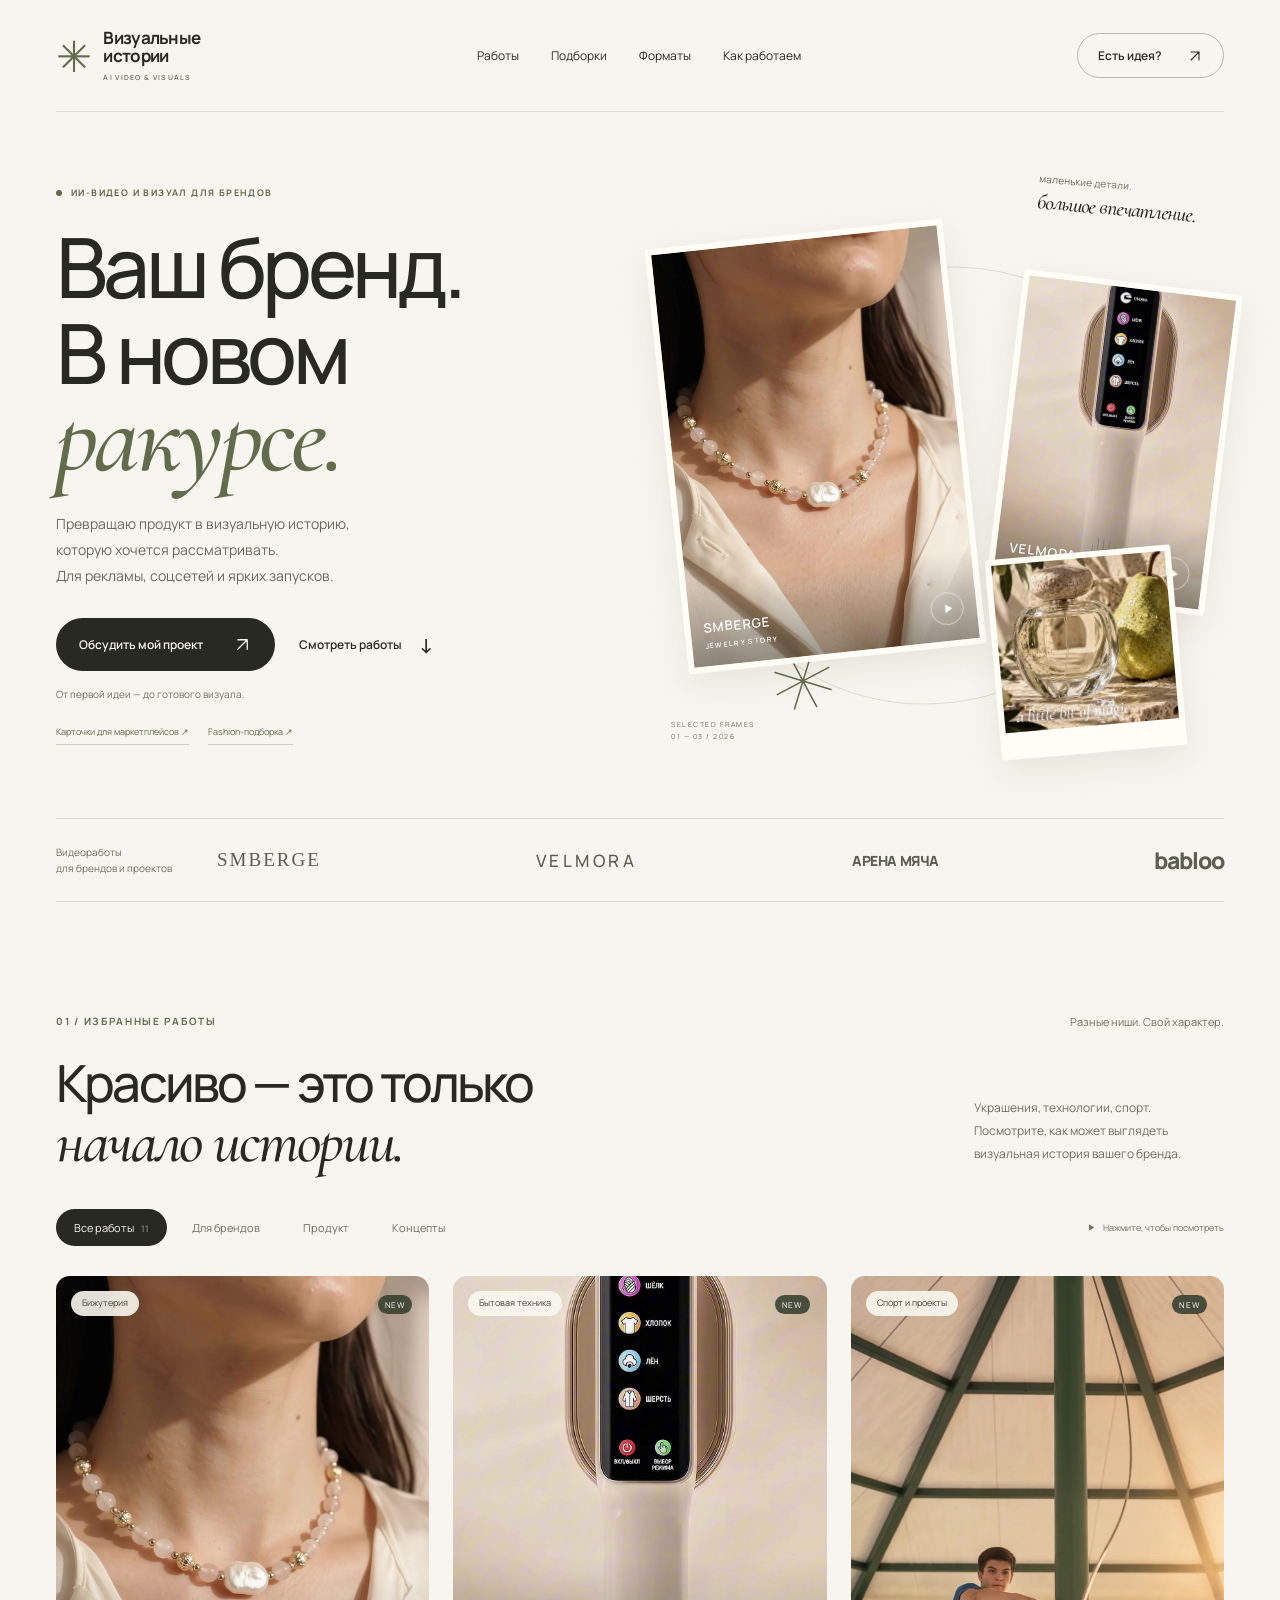
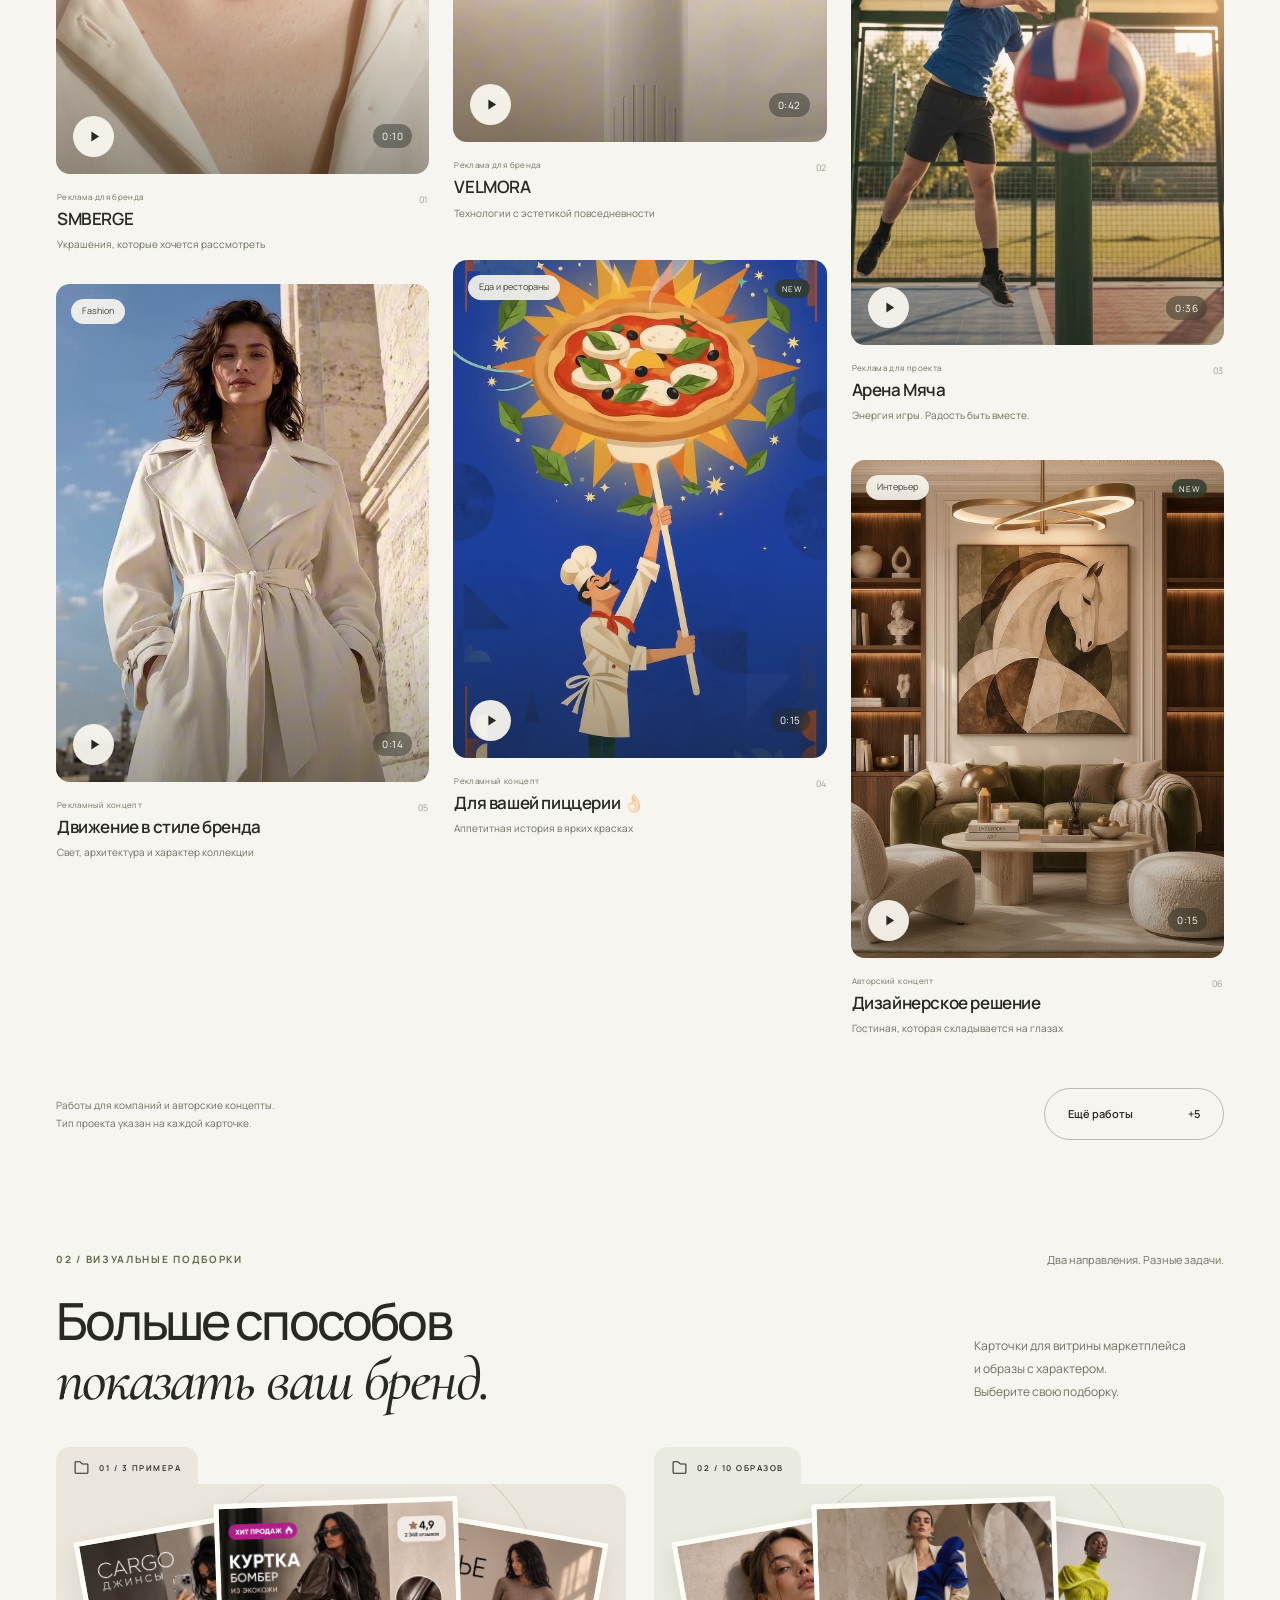
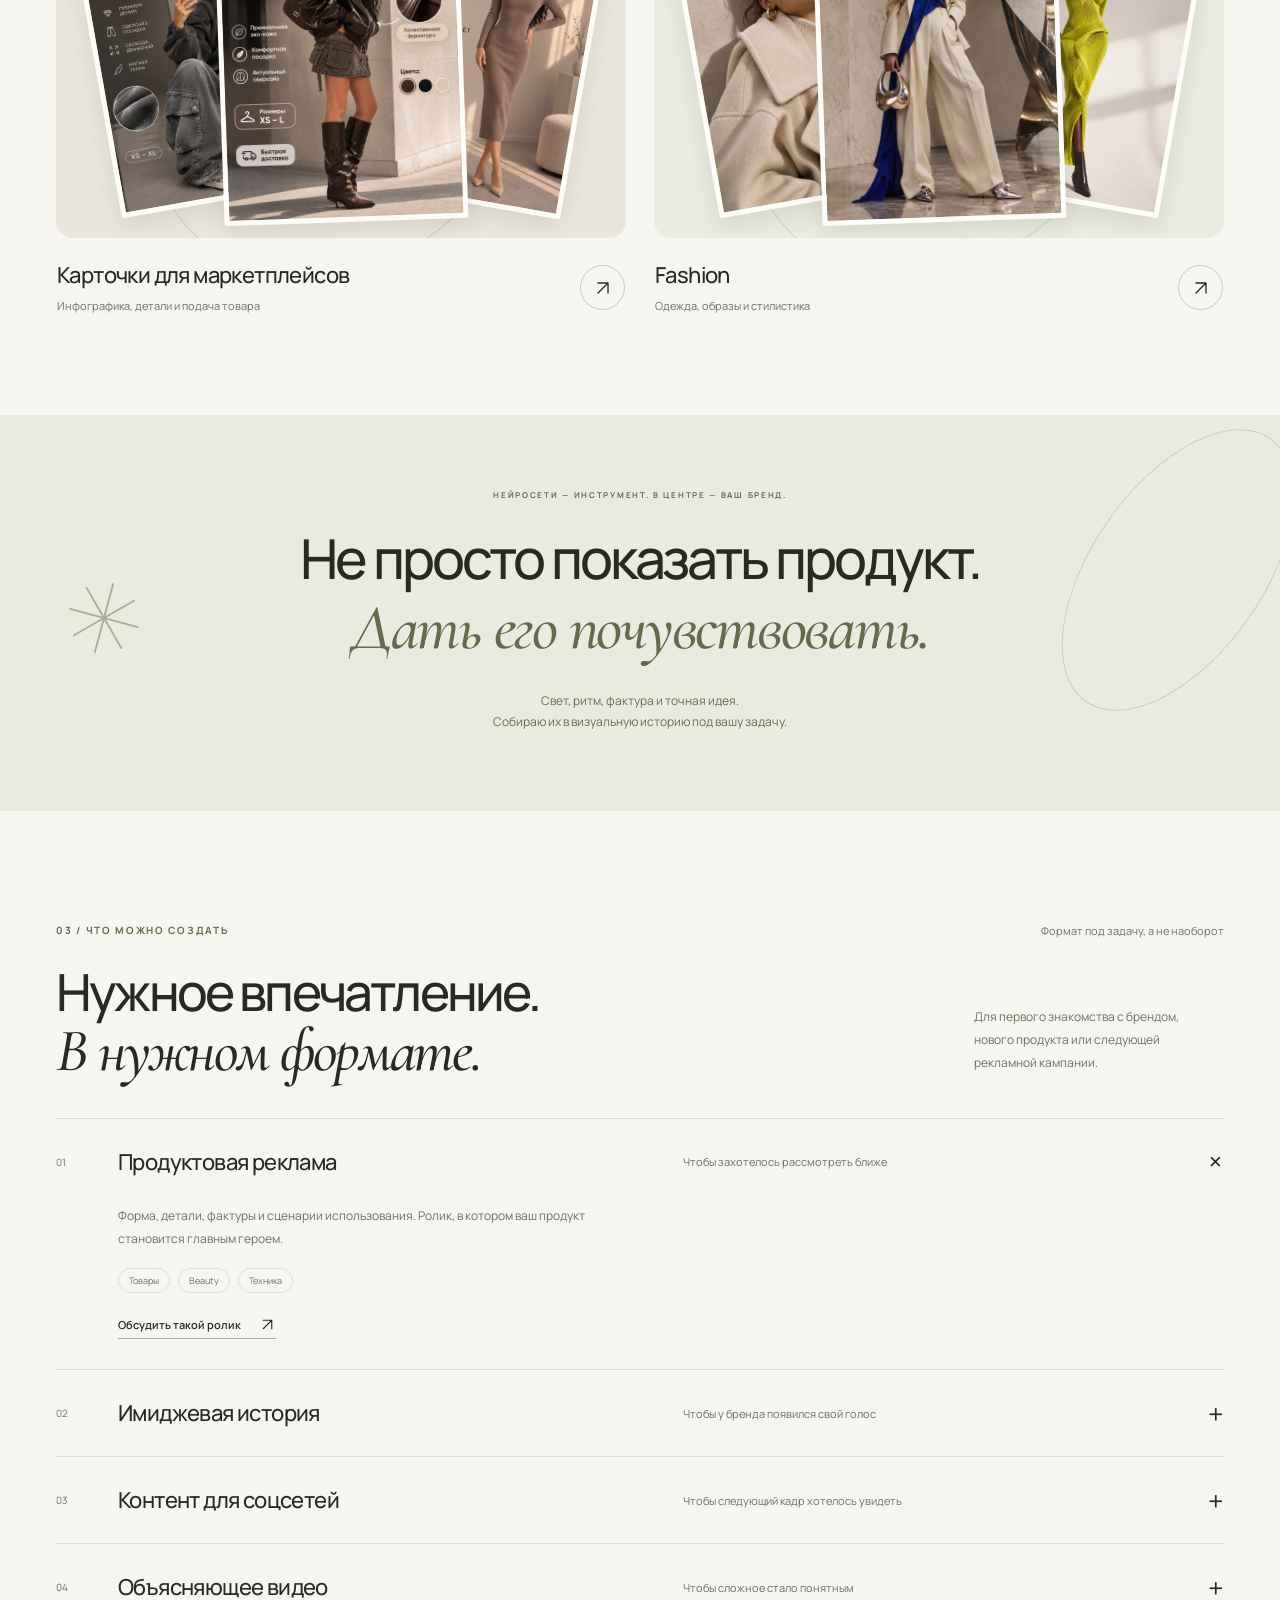
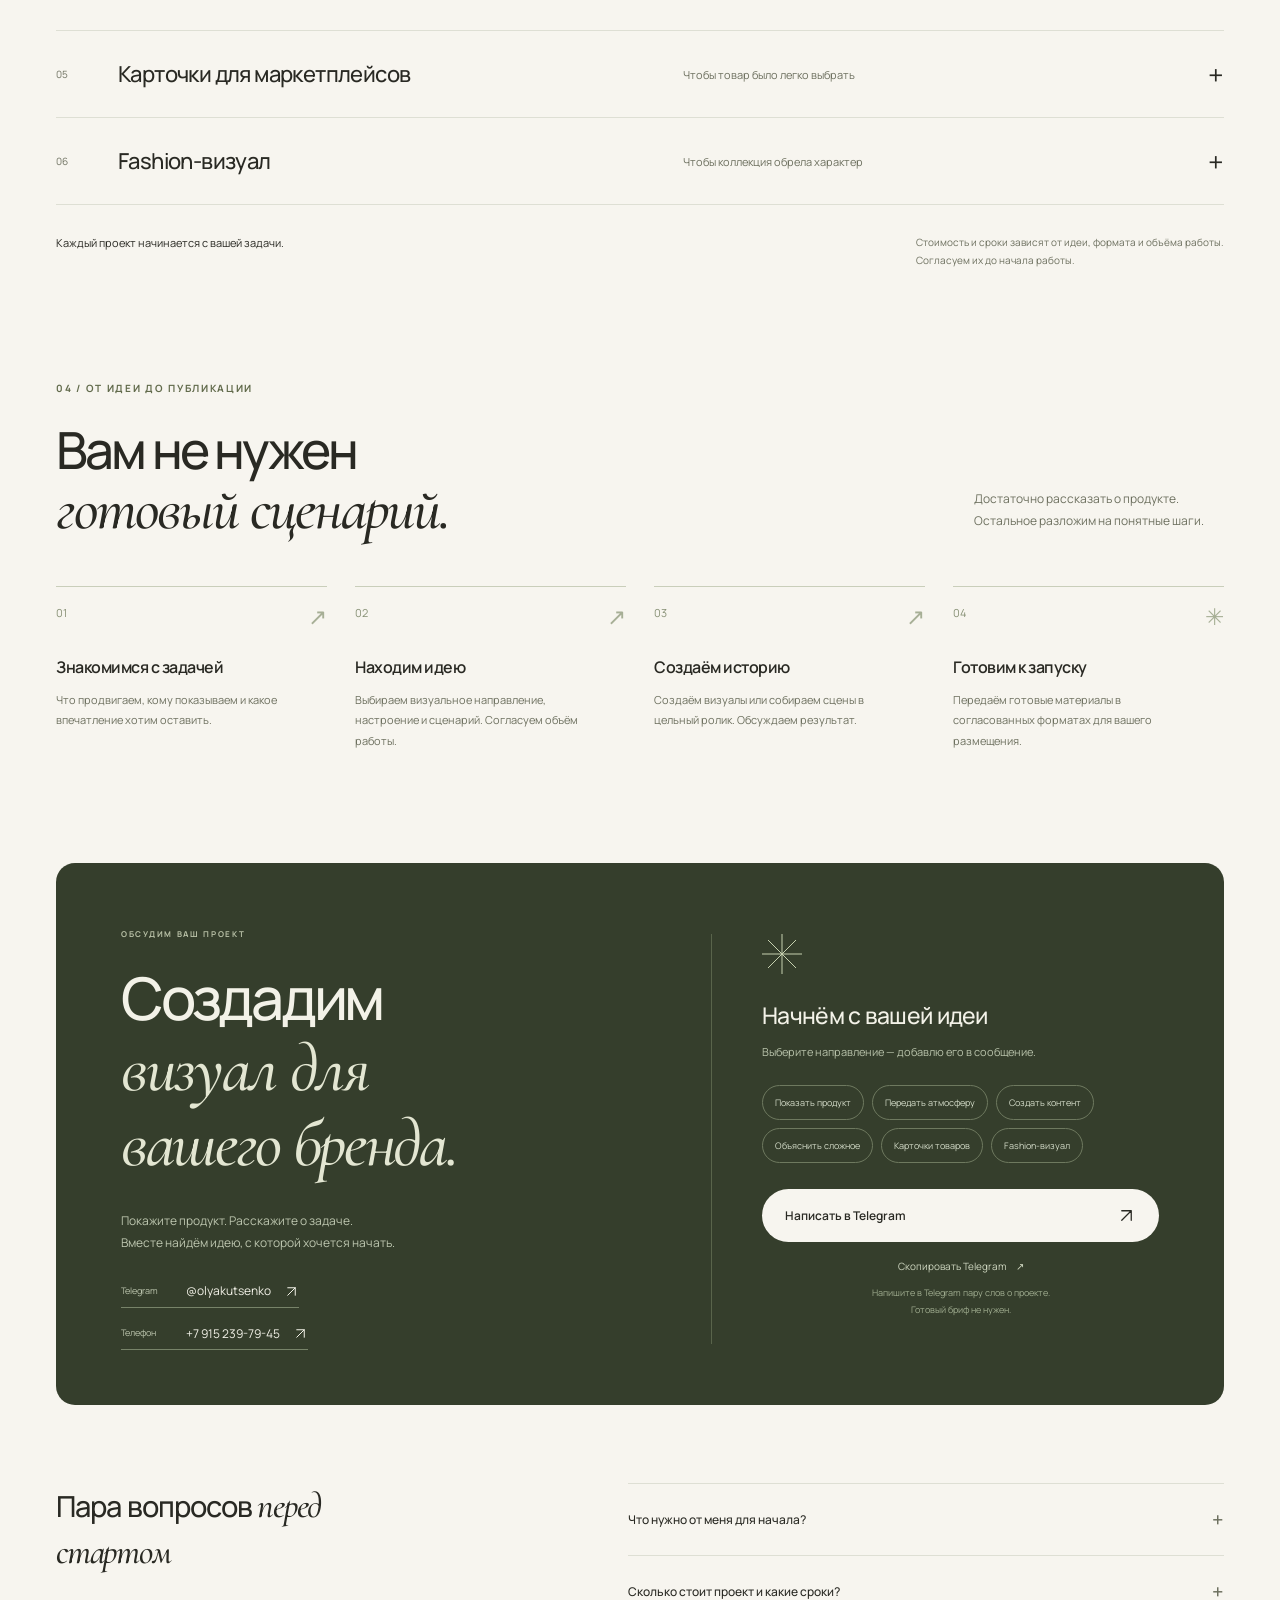
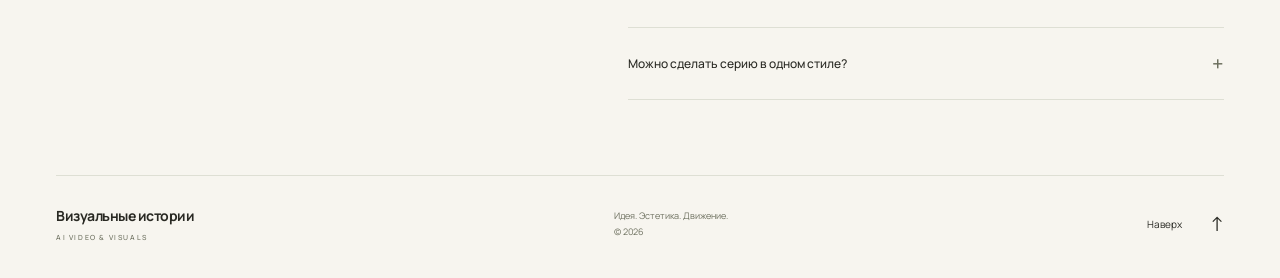
<file: index.html>
<!doctype html>
<html lang="ru">
<head>
  <meta charset="utf-8">
  <meta name="viewport" content="width=device-width, initial-scale=1">
  <meta name="theme-color" content="#f7f5ef">
  <meta name="description" content="ИИ-видео, карточки для маркетплейсов и fashion-визуал для брендов. Посмотрите видеоработы и отдельные подборки изображений. Обсудим вашу идею.">
  <meta property="og:title" content="Визуальные истории — ИИ-видео и визуал для брендов">
  <meta property="og:description" content="Ваш бренд. В новом ракурсе. Рекламные видео, карточки для маркетплейсов и fashion-подборки.">
  <meta property="og:type" content="website">
  <meta property="og:locale" content="ru_RU">
  <meta property="og:image" content="https://olyakutsenko.github.io/AI-Video/assets/smberge-poster.jpg">
  <title>Визуальные истории — ИИ-видео и визуал для брендов</title>
  <link rel="icon" type="image/svg+xml" href="assets/favicon.svg">
  <link rel="preload" href="assets/manrope.ttf" as="font" type="font/ttf" crossorigin>
  <link rel="stylesheet" href="fonts.css?v=20261113">
  <link rel="stylesheet" href="style.css?v=20261113-contacts">
  <link rel="stylesheet" href="collections.css?v=20261113-contacts">
  <script src="projects.js?v=20261115-design-order" defer></script>
  <script src="app.js?v=20261115-velmora-playback" defer></script>
  <link rel="canonical" href="https://olyakutsenko.github.io/AI-Video/">
  <meta property="og:url" content="https://olyakutsenko.github.io/AI-Video/">
</head>
<body>
  <a class="skip" href="#works">Перейти к работам</a>
  <header class="header wrap" id="top">
    <a class="wordmark" href="#top" aria-label="Визуальные истории — в начало"><span class="brand-mark">✳</span><span>Визуальные<br>истории<span class="brand-label">AI VIDEO &amp; VISUALS</span></span></a>
    <nav aria-label="Основная навигация"><a href="#works">Работы</a><a href="#collections">Подборки</a><a href="#services">Форматы</a><a href="#process">Как работаем</a></nav>
    <a class="header-cta" href="#contact">Есть идея? <svg viewBox="0 0 24 24" fill="none" aria-hidden="true"><path d="M6 18 18 6M6 6h12v12" stroke="currentColor" stroke-width="1.6" stroke-linecap="round" stroke-linejoin="round"/></svg></a>
  </header>
  <main>
    <section class="hero wrap" aria-labelledby="hero-title">
      <div class="hero-copy">
        <p class="eyebrow"><span class="status-dot"></span> ИИ-ВИДЕО И ВИЗУАЛ ДЛЯ БРЕНДОВ</p>
        <h1 id="hero-title">Ваш бренд.<br>В новом<br><em>ракурсе.</em></h1>
        <p class="hero-description">Превращаю продукт в визуальную историю,<br class="desktop-break"> которую хочется рассматривать.<br class="desktop-break"> Для рекламы, соцсетей и ярких запусков.</p>
        <div class="hero-actions"><a class="button button-dark" href="#contact">Обсудить мой проект <svg viewBox="0 0 24 24" fill="none" aria-hidden="true"><path d="M6 18 18 6M6 6h12v12" stroke="currentColor" stroke-width="1.6" stroke-linecap="round" stroke-linejoin="round"/></svg></a><a class="text-link" href="#works">Смотреть работы <span aria-hidden="true">↓</span></a></div>
        <p class="hero-footnote">От первой идеи — до готового визуала.</p><div class="hero-collection-links"><a href="marketplace/">Карточки для маркетплейсов ↗</a><a href="fashion/">Fashion-подборка ↗</a></div>
      </div>
      <div class="hero-board" aria-label="Избранные кадры из портфолио">
        <div class="board-orbit" aria-hidden="true"></div>
        <span class="board-caption">маленькие детали.<br><em>большое впечатление.</em></span>
        <button class="hero-shot shot-jewelry" data-project="smberge" aria-label="Смотреть рекламу SMBERGE"><img src="assets/smberge-poster.jpg" alt="Жемчужное украшение в мягком солнечном свете" width="1080" height="1920" fetchpriority="high"><span class="shot-info"><span>SMBERGE<small>JEWELRY STORY</small></span><span class="shot-play"><svg viewBox="0 0 24 24" aria-hidden="true"><path d="m9 5 11 7-11 7Z" fill="currentColor"/></svg></span></span></button>
        <button class="hero-shot shot-tech" data-project="velmora" aria-label="Смотреть рекламу VELMORA"><img src="assets/velmora-poster.jpg" alt="Дизайн отпаривателя VELMORA" width="1080" height="1920"><span class="shot-info"><span>VELMORA<small>PRODUCT STORY</small></span><span class="shot-play"><svg viewBox="0 0 24 24" aria-hidden="true"><path d="m9 5 11 7-11 7Z" fill="currentColor"/></svg></span></span></button>
        <button class="hero-shot shot-nature" data-project="nature" aria-label="Смотреть концепт Природа ощущений"><img src="assets/nature-poster.jpg" alt="Парфюм и зелёная груша" width="540" height="960"><span class="nature-note">a little bit of magic.</span></button>
        <span class="board-star"><svg viewBox="0 0 80 80" fill="none" aria-hidden="true"><path d="M40 0v80M0 40h80M12 12l56 56M12 68l56-56" stroke="currentColor" stroke-width="2"/></svg></span>
        <span class="board-index">SELECTED FRAMES<br>01 — 03 / 2026</span>
      </div>
    </section>
    <div class="brand-strip wrap"><p>Видеоработы<br>для брендов и проектов</p><div class="brand-names"><span class="client-smberge">SMBERGE</span><span class="client-velmora">VELMORA</span><span class="client-arena">АРЕНА МЯЧА</span><span class="client-babloo">babloo</span></div></div>
    <section class="works wrap section-space" id="works" aria-labelledby="works-title">
      <div class="section-topline"><p class="eyebrow">01 / ИЗБРАННЫЕ РАБОТЫ</p><span class="quiet-label">Разные ниши. Свой характер.</span></div>
      <div class="section-heading"><h2 id="works-title">Красиво — это только<br><em>начало истории.</em></h2><p>Украшения, технологии, спорт.<br>Посмотрите, как может выглядеть<br>визуальная история вашего бренда.</p></div>
      <div class="portfolio-bar"><div class="filters" role="group" aria-label="Категории портфолио"><button type="button" data-filter="all" aria-pressed="true" class="active">Все работы <span>11</span></button><button type="button" data-filter="brands" aria-pressed="false">Для брендов</button><button type="button" data-filter="product" aria-pressed="false">Продукт</button><button type="button" data-filter="concepts" aria-pressed="false">Концепты</button></div><span class="watch-note"><svg viewBox="0 0 24 24" aria-hidden="true"><path d="m9 5 11 7-11 7Z" fill="currentColor"/></svg> Нажмите, чтобы посмотреть</span></div>
      <div class="gallery"><article class="work" data-category="brands product" data-index="0"><div class="work-inner">
      <button type="button" class="art" data-project="smberge" style="--art-ratio:3 / 4" aria-label="Смотреть видео: SMBERGE">
        <img src="assets/smberge-poster.jpg" alt="Жемчужное украшение SMBERGE на модели в тёплом солнечном свете" width="1080" height="1920" loading="lazy" decoding="async">
        <span class="art-category">Бижутерия</span>
        <span class="new-tag">NEW</span>
        <span class="art-bottom"><span class="play-button"><svg viewBox="0 0 24 24" aria-hidden="true"><path d="m9 5 11 7-11 7Z" fill="currentColor"/></svg><span>Смотреть</span></span><span class="duration">0:10</span></span>
      </button>
      <div class="caption"><div><p class="work-type">Реклама для бренда</p><h3>SMBERGE</h3><p class="work-subtitle">Украшения, которые хочется рассмотреть</p></div><span class="work-number">01</span></div>
    </div></article>
<article class="work" data-category="brands product" data-index="1"><div class="work-inner">
      <button type="button" class="art" data-project="velmora" style="--art-ratio:4 / 5" aria-label="Смотреть видео: VELMORA">
        <img src="assets/velmora-poster.jpg" alt="Бежевый отпариватель VELMORA на фоне мягких световых бликов" width="1080" height="1920" loading="lazy" decoding="async">
        <span class="art-category">Бытовая техника</span>
        <span class="new-tag">NEW</span>
        <span class="art-bottom"><span class="play-button"><svg viewBox="0 0 24 24" aria-hidden="true"><path d="m9 5 11 7-11 7Z" fill="currentColor"/></svg><span>Смотреть</span></span><span class="duration">0:42</span></span>
      </button>
      <div class="caption"><div><p class="work-type">Реклама для бренда</p><h3>VELMORA</h3><p class="work-subtitle">Технологии с эстетикой повседневности</p></div><span class="work-number">02</span></div>
    </div></article>
<article class="work" id="work-arena" data-category="brands" data-index="2"><div class="work-inner">
      <button type="button" class="art" data-project="arena" style="--art-ratio:714 / 1280" aria-label="Смотреть видео: Арена Мяча">
        <img src="assets/arena-volleyball-poster.jpg" alt="Парень в синей футболке бьёт по волейбольному мячу на площадке «Арена Мяча»" width="714" height="1280" loading="lazy" decoding="async">
        <span class="art-category">Спорт и проекты</span>
        <span class="new-tag">NEW</span>
        <span class="art-bottom"><span class="play-button"><svg viewBox="0 0 24 24" aria-hidden="true"><path d="m9 5 11 7-11 7Z" fill="currentColor"/></svg><span>Смотреть</span></span><span class="duration">0:36</span></span>
      </button>
      <div class="caption"><div><p class="work-type">Реклама для проекта</p><h3>Арена Мяча</h3><p class="work-subtitle">Энергия игры. Радость быть вместе.</p></div><span class="work-number">03</span></div>
    </div></article>
<article class="work" id="work-pizzeria" data-category="concepts product" data-index="3"><div class="work-inner">
      <button type="button" class="art" data-project="pizzeria" style="--art-ratio:3 / 4" aria-label="Смотреть видео: Для вашей пиццерии 👌🏻">
        <img src="assets/pizzeria-poster.jpg" alt="Иллюстрированный повар и пицца с томатами и базиликом на ярком синем фоне" width="1080" height="1920" loading="lazy" decoding="async">
        <span class="art-category">Еда и рестораны</span>
        <span class="new-tag">NEW</span>
        <span class="art-bottom"><span class="play-button"><svg viewBox="0 0 24 24" aria-hidden="true"><path d="m9 5 11 7-11 7Z" fill="currentColor"/></svg><span>Смотреть</span></span><span class="duration">0:15</span></span>
      </button>
      <div class="caption"><div><p class="work-type">Рекламный концепт</p><h3>Для вашей пиццерии 👌🏻</h3><p class="work-subtitle">Аппетитная история в ярких красках</p></div><span class="work-number">04</span></div>
    </div></article>
<article class="work" data-category="concepts" data-index="4"><div class="work-inner">
      <button type="button" class="art" data-project="fashion" style="--art-ratio:3 / 4" aria-label="Смотреть видео: Движение в стиле бренда">
        <img src="assets/fashion-video-poster.jpg" alt="Модель в светлом пальто у каменной архитектуры" width="540" height="960" loading="lazy" decoding="async">
        <span class="art-category">Fashion</span>

        <span class="art-bottom"><span class="play-button"><svg viewBox="0 0 24 24" aria-hidden="true"><path d="m9 5 11 7-11 7Z" fill="currentColor"/></svg><span>Смотреть</span></span><span class="duration">0:14</span></span>
      </button>
      <div class="caption"><div><p class="work-type">Рекламный концепт</p><h3>Движение в стиле бренда</h3><p class="work-subtitle">Свет, архитектура и характер коллекции</p></div><span class="work-number">05</span></div>
    </div></article>
<article class="work" id="work-design-solution" data-category="concepts" data-index="5"><div class="work-inner">
      <button type="button" class="art" data-project="design-solution" style="--art-ratio:3 / 4" aria-label="Смотреть видео: Дизайнерское решение">
        <img src="assets/design-solution-poster.jpg" alt="Гостиная с оливковым диваном, деревянными стеллажами и картиной с лошадью" width="1080" height="1920" loading="lazy" decoding="async">
        <span class="art-category">Интерьер</span>
        <span class="new-tag">NEW</span>
        <span class="art-bottom"><span class="play-button"><svg viewBox="0 0 24 24" fill="none" aria-hidden="true"><path d="m9 5 11 7-11 7Z" fill="currentColor"/></svg><span>Смотреть</span></span><span class="duration">0:15</span></span>
      </button>
      <div class="caption"><div><p class="work-type">Авторский концепт</p><h3>Дизайнерское решение</h3><p class="work-subtitle">Гостиная, которая складывается на глазах</p></div><span class="work-number">06</span></div>
    </div></article>
<article class="work extra-work" data-category="brands" data-index="6"><div class="work-inner">
      <button type="button" class="art" data-project="furniture" style="--art-ratio:3 / 4" aria-label="Смотреть видео: Дизайнерская мебель">
        <img src="assets/furniture-v2-poster.jpg" alt="Ведущая рядом с дизайнерским креслом в светлом интерьере" width="540" height="960" loading="lazy" decoding="async">
        <span class="art-category">Видеоинструкция</span>

        <span class="art-bottom"><span class="play-button"><svg viewBox="0 0 24 24" aria-hidden="true"><path d="m9 5 11 7-11 7Z" fill="currentColor"/></svg><span>Смотреть</span></span><span class="duration">0:29</span></span>
      </button>
      <div class="caption"><div><p class="work-type">Работа для компании</p><h3>Дизайнерская мебель</h3><p class="work-subtitle">Сложное — просто и визуально</p></div><span class="work-number">07</span></div>
    </div></article>
<article class="work extra-work" data-category="concepts" data-index="7"><div class="work-inner">
      <button type="button" class="art" data-project="safety-sketch" style="--art-ratio:4 / 5" aria-label="Смотреть видео: Скетч об охране труда">
        <img src="assets/safety-sketch-poster.jpg" alt="Иллюстрированная сцена из скетча об охране труда" width="540" height="960" loading="lazy" decoding="async">
        <span class="art-category">Скетч</span>

        <span class="art-bottom"><span class="play-button"><svg viewBox="0 0 24 24" aria-hidden="true"><path d="m9 5 11 7-11 7Z" fill="currentColor"/></svg><span>Смотреть</span></span><span class="duration">0:10</span></span>
      </button>
      <div class="caption"><div><p class="work-type">Авторский скетч</p><h3>Скетч об охране труда</h3><p class="work-subtitle">О безопасности — с характером</p></div><span class="work-number">08</span></div>
    </div></article>
<article class="work extra-work" data-category="brands" data-index="8"><div class="work-inner">
      <button type="button" class="art" data-project="babloo" style="--art-ratio:3 / 4" aria-label="Смотреть видео: Babloo">
        <img src="assets/babloo-poster.jpg" alt="Кадр видеоролика для Babloo с креативными специалистами" width="540" height="960" loading="lazy" decoding="async">
        <span class="art-category">Видео для бренда</span>

        <span class="art-bottom"><span class="play-button"><svg viewBox="0 0 24 24" aria-hidden="true"><path d="m9 5 11 7-11 7Z" fill="currentColor"/></svg><span>Смотреть</span></span><span class="duration">0:08</span></span>
      </button>
      <div class="caption"><div><p class="work-type">Работа для компании</p><h3>Babloo</h3><p class="work-subtitle">Креативные специалисты рядом</p></div><span class="work-number">09</span></div>
    </div></article>
<article class="work extra-work" id="work-ds-sport" data-category="brands" data-index="9"><div class="work-inner">
      <button type="button" class="art" data-project="ds-sport" style="--art-ratio:3 / 4" aria-label="Смотреть видео: Спорт">
        <img src="assets/ds-sport-poster.jpg" alt="Боксёрские перчатки и кожаная груша в современном спортивном зале" width="1080" height="1920" loading="lazy" decoding="async">
        <span class="art-category">Спорт и проекты</span>
        <span class="new-tag">NEW</span>
        <span class="art-bottom"><span class="play-button"><svg viewBox="0 0 24 24" aria-hidden="true"><path d="m9 5 11 7-11 7Z" fill="currentColor"/></svg><span>Смотреть</span></span><span class="duration">0:42</span></span>
      </button>
      <div class="caption"><div><p class="work-type">Реклама для проекта</p><h3>Спорт</h3><p class="work-subtitle">Спорт здесь и сейчас</p></div><span class="work-number">10</span></div>
    </div></article>
<article class="work extra-work" data-category="concepts product" data-index="10"><div class="work-inner">
      <button type="button" class="art" data-project="nature" style="--art-ratio:4 / 5" aria-label="Смотреть видео: Природа ощущений">
        <img src="assets/nature-poster.jpg" alt="Флакон духов и зелёная груша на камне в солнечном свете" width="540" height="960" loading="lazy" decoding="async">
        <span class="art-category">Beauty</span>

        <span class="art-bottom"><span class="play-button"><svg viewBox="0 0 24 24" aria-hidden="true"><path d="m9 5 11 7-11 7Z" fill="currentColor"/></svg><span>Смотреть</span></span><span class="duration">0:10</span></span>
      </button>
      <div class="caption"><div><p class="work-type">Рекламный концепт</p><h3>Природа ощущений</h3><p class="work-subtitle">История аромата через свет и фактуру</p></div><span class="work-number">11</span></div>
    </div></article>
</div>
      <div class="gallery-footer"><p>Работы для компаний и авторские концепты.<br>Тип проекта указан на каждой карточке.</p><button type="button" class="button button-outline" id="show-more" aria-expanded="false">Ещё работы <span>+5</span></button></div>
      <p class="sr-only" id="filter-status" role="status" aria-live="polite"></p>
    </section>
    <section class="collections wrap section-space" id="collections" aria-labelledby="collections-title">
      <div class="section-topline"><p class="eyebrow">02 / ВИЗУАЛЬНЫЕ ПОДБОРКИ</p><span class="quiet-label">Два направления. Разные задачи.</span></div>
      <div class="section-heading"><h2 id="collections-title">Больше способов<br><em>показать ваш бренд.</em></h2><p>Карточки для витрины маркетплейса<br>и образы с характером.<br>Выберите свою подборку.</p></div>
      <div class="collection-folders">
        <a class="collection-folder marketplace-folder" href="marketplace/">
          <span class="folder-tab"><svg viewBox="0 0 24 24" fill="none" aria-hidden="true"><path d="M3 7V5a1 1 0 0 1 1-1h6l3 3h7a1 1 0 0 1 1 1v11a1 1 0 0 1-1 1H4a1 1 0 0 1-1-1V7Z" stroke="currentColor" stroke-width="1.5" stroke-linejoin="round"/></svg><span>01 / 3 ПРИМЕРА</span></span>
          <div class="folder-cover"><img class="cover-left" src="assets/collections/marketplace/cargo.jpg" alt="Карточка джинсов карго" width="960" height="1280" loading="lazy"><img class="cover-right" src="assets/collections/marketplace/midi-dress.jpg" alt="Карточка платья миди" width="1024" height="1280" loading="lazy"><img class="cover-main" src="assets/collections/marketplace/bomber.jpg" alt="Карточка куртки-бомбера с инфографикой" width="960" height="1280" loading="lazy"></div>
          <div class="folder-caption"><div><h3>Карточки для маркетплейсов</h3><p>Инфографика, детали и подача товара</p></div><span class="folder-arrow"><svg viewBox="0 0 24 24" fill="none" aria-hidden="true"><path d="M6 18 18 6M6 6h12v12" stroke="currentColor" stroke-width="1.6" stroke-linecap="round" stroke-linejoin="round"/></svg></span></div>
        </a>
        <a class="collection-folder fashion-folder" href="fashion/">
          <span class="folder-tab"><svg viewBox="0 0 24 24" fill="none" aria-hidden="true"><path d="M3 7V5a1 1 0 0 1 1-1h6l3 3h7a1 1 0 0 1 1 1v11a1 1 0 0 1-1 1H4a1 1 0 0 1-1-1V7Z" stroke="currentColor" stroke-width="1.5" stroke-linejoin="round"/></svg><span>02 / 10 ОБРАЗОВ</span></span>
          <div class="folder-cover"><img class="cover-left" src="assets/collections/fashion/cream-coat.png" alt="Портрет в кремовом пальто с мягким светом" width="1086" height="1448" loading="lazy"><img class="cover-right" src="assets/collections/fashion/lime-knit.jpg" alt="Вязаное платье цвета лайма" width="960" height="1280" loading="lazy"><img class="cover-main" src="assets/collections/fashion/ivory-cobalt.jpg" alt="Молочный костюм с кобальтовой драпировкой" width="960" height="1280" loading="lazy"></div>
          <div class="folder-caption"><div><h3>Fashion</h3><p>Одежда, образы и стилистика</p></div><span class="folder-arrow"><svg viewBox="0 0 24 24" fill="none" aria-hidden="true"><path d="M6 18 18 6M6 6h12v12" stroke="currentColor" stroke-width="1.6" stroke-linecap="round" stroke-linejoin="round"/></svg></span></div>
        </a>
      </div>
    </section>
    <section class="manifesto" aria-labelledby="manifesto-title"><div class="wrap manifesto-inner"><span class="manifesto-star"><svg viewBox="0 0 80 80" fill="none" aria-hidden="true"><path d="M40 0v80M0 40h80M12 12l56 56M12 68l56-56" stroke="currentColor" stroke-width="2"/></svg></span><p class="eyebrow">НЕЙРОСЕТИ — ИНСТРУМЕНТ. В ЦЕНТРЕ — ВАШ БРЕНД.</p><h2 id="manifesto-title">Не просто показать продукт.<br><em>Дать его почувствовать.</em></h2><p class="manifesto-text">Свет, ритм, фактура и точная идея.<br>Собираю их в визуальную историю под вашу задачу.</p></div></section>
    <section class="services wrap section-space" id="services" aria-labelledby="services-title">
      <div class="section-topline"><p class="eyebrow">03 / ЧТО МОЖНО СОЗДАТЬ</p><span class="quiet-label">Формат под задачу, а не наоборот</span></div>
      <div class="section-heading"><h2 id="services-title">Нужное впечатление.<br><em>В нужном формате.</em></h2><p>Для первого знакомства с брендом,<br>нового продукта или следующей<br>рекламной кампании.</p></div>
      <div class="service-list">
        <details class="service" open><summary><span class="service-number">01</span><h3>Продуктовая реклама</h3><p>Чтобы захотелось рассмотреть ближе</p><span class="plus" aria-hidden="true">+</span></summary><div class="service-body"><p>Форма, детали, фактуры и сценарии использования. Ролик, в котором ваш продукт становится главным героем.</p><div class="service-tags"><span>Товары</span><span>Beauty</span><span>Техника</span></div><a class="text-link service-link" href="#contact" data-service="Продуктовая реклама">Обсудить такой ролик <svg viewBox="0 0 24 24" fill="none" aria-hidden="true"><path d="M6 18 18 6M6 6h12v12" stroke="currentColor" stroke-width="1.6" stroke-linecap="round" stroke-linejoin="round"/></svg></a></div></details>
        <details class="service"><summary><span class="service-number">02</span><h3>Имиджевая история</h3><p>Чтобы у бренда появился свой голос</p><span class="plus" aria-hidden="true">+</span></summary><div class="service-body"><p>Атмосфера, настроение и характер вашего бренда. Визуальная история для запуска коллекции, презентации проекта или рекламной кампании.</p><div class="service-tags"><span>Fashion</span><span>Запуски</span><span>Бренды</span></div><a class="text-link service-link" href="#contact" data-service="Имиджевая история">Обсудить историю <svg viewBox="0 0 24 24" fill="none" aria-hidden="true"><path d="M6 18 18 6M6 6h12v12" stroke="currentColor" stroke-width="1.6" stroke-linecap="round" stroke-linejoin="round"/></svg></a></div></details>
        <details class="service"><summary><span class="service-number">03</span><h3>Контент для соцсетей</h3><p>Чтобы следующий кадр хотелось увидеть</p><span class="plus" aria-hidden="true">+</span></summary><div class="service-body"><p>Короткие ролики или серия в едином визуальном стиле. Подберём ритм, хронометраж и соотношение сторон под площадку и вашу задачу.</p><div class="service-tags"><span>Короткие ролики</span><span>Серии</span><span>Соцсети</span></div><a class="text-link service-link" href="#contact" data-service="Контент для соцсетей">Обсудить серию <svg viewBox="0 0 24 24" fill="none" aria-hidden="true"><path d="M6 18 18 6M6 6h12v12" stroke="currentColor" stroke-width="1.6" stroke-linecap="round" stroke-linejoin="round"/></svg></a></div></details>
        <details class="service"><summary><span class="service-number">04</span><h3>Объясняющее видео</h3><p>Чтобы сложное стало понятным</p><span class="plus" aria-hidden="true">+</span></summary><div class="service-body"><p>Видеоинструкции, презентации и короткие сюжеты для бизнеса. Помогаю объяснить, как работает продукт, и сделать рассказ наглядным.</p><div class="service-tags"><span>Инструкции</span><span>Презентации</span><span>Бизнес</span></div><a class="text-link service-link" href="#contact" data-service="Объясняющее видео">Рассказать о задаче <svg viewBox="0 0 24 24" fill="none" aria-hidden="true"><path d="M6 18 18 6M6 6h12v12" stroke="currentColor" stroke-width="1.6" stroke-linecap="round" stroke-linejoin="round"/></svg></a></div></details>
        <details class="service"><summary><span class="service-number">05</span><h3>Карточки для маркетплейсов</h3><p>Чтобы товар было легко выбрать</p><span class="plus" aria-hidden="true">+</span></summary><div class="service-body"><p>Подача продукта, инфографика и детали. Выстраиваем серию карточек вокруг особенностей товара и вопросов покупателя.</p><div class="service-tags"><span>Карточки товаров</span><span>Инфографика</span><span>Детали</span></div><a class="text-link service-link" href="#contact" data-service="Карточки для маркетплейсов">Обсудить карточки <svg viewBox="0 0 24 24" fill="none" aria-hidden="true"><path d="M6 18 18 6M6 6h12v12" stroke="currentColor" stroke-width="1.6" stroke-linecap="round" stroke-linejoin="round"/></svg></a></div></details>
        <details class="service"><summary><span class="service-number">06</span><h3>Fashion-визуал</h3><p>Чтобы коллекция обрела характер</p><span class="plus" aria-hidden="true">+</span></summary><div class="service-body"><p>Образы, стилистика и свет для одежды и аксессуаров. Создаём визуалы для лукбука, каталога или рекламной кампании.</p><div class="service-tags"><span>Одежда</span><span>Лукбуки</span><span>Кампании</span></div><a class="text-link service-link" href="#contact" data-service="Fashion-визуал">Обсудить fashion-визуал <svg viewBox="0 0 24 24" fill="none" aria-hidden="true"><path d="M6 18 18 6M6 6h12v12" stroke="currentColor" stroke-width="1.6" stroke-linecap="round" stroke-linejoin="round"/></svg></a></div></details>
      </div>
      <div class="service-note"><span>Каждый проект начинается с вашей задачи.</span><p>Стоимость и сроки зависят от идеи, формата и объёма работы.<br>Согласуем их до начала работы.</p></div>
    </section>
    <section class="process wrap section-space" id="process" aria-labelledby="process-title">
      <div class="section-topline"><p class="eyebrow">04 / ОТ ИДЕИ ДО ПУБЛИКАЦИИ</p></div>
      <div class="section-heading"><h2 id="process-title">Вам не нужен<br><em>готовый сценарий.</em></h2><p>Достаточно рассказать о продукте.<br>Остальное разложим на понятные шаги.</p></div>
      <ol class="steps"><li><span class="step-num">01 <span aria-hidden="true">↗</span></span><h3>Знакомимся с задачей</h3><p>Что продвигаем, кому показываем и какое впечатление хотим оставить.</p></li><li><span class="step-num">02 <span aria-hidden="true">↗</span></span><h3>Находим идею</h3><p>Выбираем визуальное направление, настроение и сценарий. Согласуем объём работы.</p></li><li><span class="step-num">03 <span aria-hidden="true">↗</span></span><h3>Создаём историю</h3><p>Создаём визуалы или собираем сцены в цельный ролик. Обсуждаем результат.</p></li><li><span class="step-num">04 <span aria-hidden="true">✳</span></span><h3>Готовим к запуску</h3><p>Передаём готовые материалы в согласованных форматах для вашего размещения.</p></li></ol>
    </section>
    <section class="contact wrap section-space" id="contact" aria-labelledby="contact-title"><div class="contact-card">
      <div class="contact-copy"><p class="eyebrow">ОБСУДИМ ВАШ ПРОЕКТ</p><h2 id="contact-title">Создадим<br><em>визуал для<br>вашего бренда.</em></h2><p>Покажите продукт. Расскажите о задаче.<br>Вместе найдём идею, с которой хочется начать.</p><div class="contact-methods"><a class="contact-method" href="https://t.me/olyakutsenko" target="_blank" rel="noopener noreferrer"><span class="contact-method-label">Telegram</span><span>@olyakutsenko</span><svg viewBox="0 0 24 24" fill="none" aria-hidden="true"><path d="M6 18 18 6M6 6h12v12" stroke="currentColor" stroke-width="1.6" stroke-linecap="round" stroke-linejoin="round"/></svg></a><a class="contact-method" href="tel:+79152397945"><span class="contact-method-label">Телефон</span><span>+7 915 239-79-45</span><svg viewBox="0 0 24 24" fill="none" aria-hidden="true"><path d="M6 18 18 6M6 6h12v12" stroke="currentColor" stroke-width="1.6" stroke-linecap="round" stroke-linejoin="round"/></svg></a></div></div>
      <div class="brief-panel"><span class="brief-icon"><svg viewBox="0 0 80 80" fill="none" aria-hidden="true"><path d="M40 0v80M0 40h80M12 12l56 56M12 68l56-56" stroke="currentColor" stroke-width="2"/></svg></span><h3>Начнём с вашей идеи</h3><p>Выберите направление — добавлю его в сообщение.</p><div class="brief-options" role="group" aria-label="Какой проект вам нужен"><button type="button" data-brief="Продуктовая реклама" aria-pressed="false">Показать продукт</button><button type="button" data-brief="Имиджевая история" aria-pressed="false">Передать атмосферу</button><button type="button" data-brief="Контент для соцсетей" aria-pressed="false">Создать контент</button><button type="button" data-brief="Объясняющее видео" aria-pressed="false">Объяснить сложное</button><button type="button" data-brief="Карточки для маркетплейсов" aria-pressed="false">Карточки товаров</button><button type="button" data-brief="Fashion-визуал" aria-pressed="false">Fashion-визуал</button></div><a class="button button-light" id="brief-link" href="https://t.me/olyakutsenko" target="_blank" rel="noopener noreferrer">Написать в Telegram <svg viewBox="0 0 24 24" fill="none" aria-hidden="true"><path d="M6 18 18 6M6 6h12v12" stroke="currentColor" stroke-width="1.6" stroke-linecap="round" stroke-linejoin="round"/></svg></a><button type="button" class="copy-contact" id="copy-contact">Скопировать Telegram <span aria-hidden="true">↗</span></button><p class="brief-note">Напишите в Telegram пару слов о проекте.<br>Готовый бриф не нужен.</p><p id="contact-status" class="contact-status" role="status" aria-live="polite"></p></div>
    </div></section>
    <section class="faq wrap" aria-labelledby="faq-title"><h2 id="faq-title">Пара вопросов <em>перед стартом</em></h2><div><details><summary>Что нужно от меня для начала? <span aria-hidden="true">+</span></summary><p>Ссылка на бренд или фотографии продукта, задача проекта и примеры, которые нравятся. Если идеи пока нет, начнём с обсуждения.</p></details><details><summary>Сколько стоит проект и какие сроки? <span aria-hidden="true">+</span></summary><p>Это зависит от формата, сложности визуала и количества материалов. После знакомства с задачей согласуем состав проекта, стоимость и сроки до начала работы.</p></details><details><summary>Можно сделать серию в одном стиле? <span aria-hidden="true">+</span></summary><p>Да. Сначала определим общий визуальный язык, затем обсудим темы и форматы отдельных материалов.</p></details></div></section>
  </main>
  <footer class="footer wrap"><a class="footer-brand" href="#top">Визуальные истории<span>AI VIDEO &amp; VISUALS</span></a><p>Идея. Эстетика. Движение.<br>© 2026</p><a class="back-top" href="#top">Наверх <span aria-hidden="true">↑</span></a></footer>
  <a class="mobile-contact" href="#contact">Обсудить проект <svg viewBox="0 0 24 24" fill="none" aria-hidden="true"><path d="M6 18 18 6M6 6h12v12" stroke="currentColor" stroke-width="1.6" stroke-linecap="round" stroke-linejoin="round"/></svg></a>
  <dialog id="project-dialog" aria-labelledby="dialog-title"><button type="button" class="close-dialog" aria-label="Закрыть просмотр"><span aria-hidden="true">×</span></button><div class="dialog-visual"><img id="dialog-image" alt="" hidden><video id="dialog-video" controls playsinline preload="none" aria-label="Просмотр видеоработы" hidden></video><div class="video-loading" id="video-loading" role="status" hidden><span class="loader"></span><span>Загружаем ролик</span></div></div><div class="dialog-copy"><p class="eyebrow" id="dialog-label"></p><h2 id="dialog-title"></h2><p id="dialog-description"></p><ul id="dialog-details" class="dialog-details"></ul><p id="play-hint" role="status" hidden>Нажмите ▶ в плеере, чтобы начать просмотр.</p><div id="video-error" role="status" hidden><p>Не удалось воспроизвести ролик. Этот браузер может не поддерживать его формат.</p><a id="video-error-link" target="_blank" rel="noopener noreferrer">Открыть исходник <svg viewBox="0 0 24 24" fill="none" aria-hidden="true"><path d="M6 18 18 6M6 6h12v12" stroke="currentColor" stroke-width="1.6" stroke-linecap="round" stroke-linejoin="round"/></svg></a></div><a class="button button-dark" id="similar-project" href="#contact">Хочу похожий ролик <svg viewBox="0 0 24 24" fill="none" aria-hidden="true"><path d="M6 18 18 6M6 6h12v12" stroke="currentColor" stroke-width="1.6" stroke-linecap="round" stroke-linejoin="round"/></svg></a><a id="video-source-link" class="source-link" target="_blank" rel="noopener noreferrer">Открыть исходник <svg viewBox="0 0 24 24" fill="none" aria-hidden="true"><path d="M6 18 18 6M6 6h12v12" stroke="currentColor" stroke-width="1.6" stroke-linecap="round" stroke-linejoin="round"/></svg></a></div></dialog>
  <noscript><style>.extra-work{display:block}#show-more{display:none}</style><p class="noscript-note">Для просмотра видео на сайте включите JavaScript. Для обсуждения проекта напишите в <a href="https://t.me/olyakutsenko" target="_blank" rel="noopener noreferrer">Telegram @olyakutsenko</a> или позвоните: <a href="tel:+79152397945">+7 915 239-79-45</a>.</p></noscript>
</body>
</html>
</file>
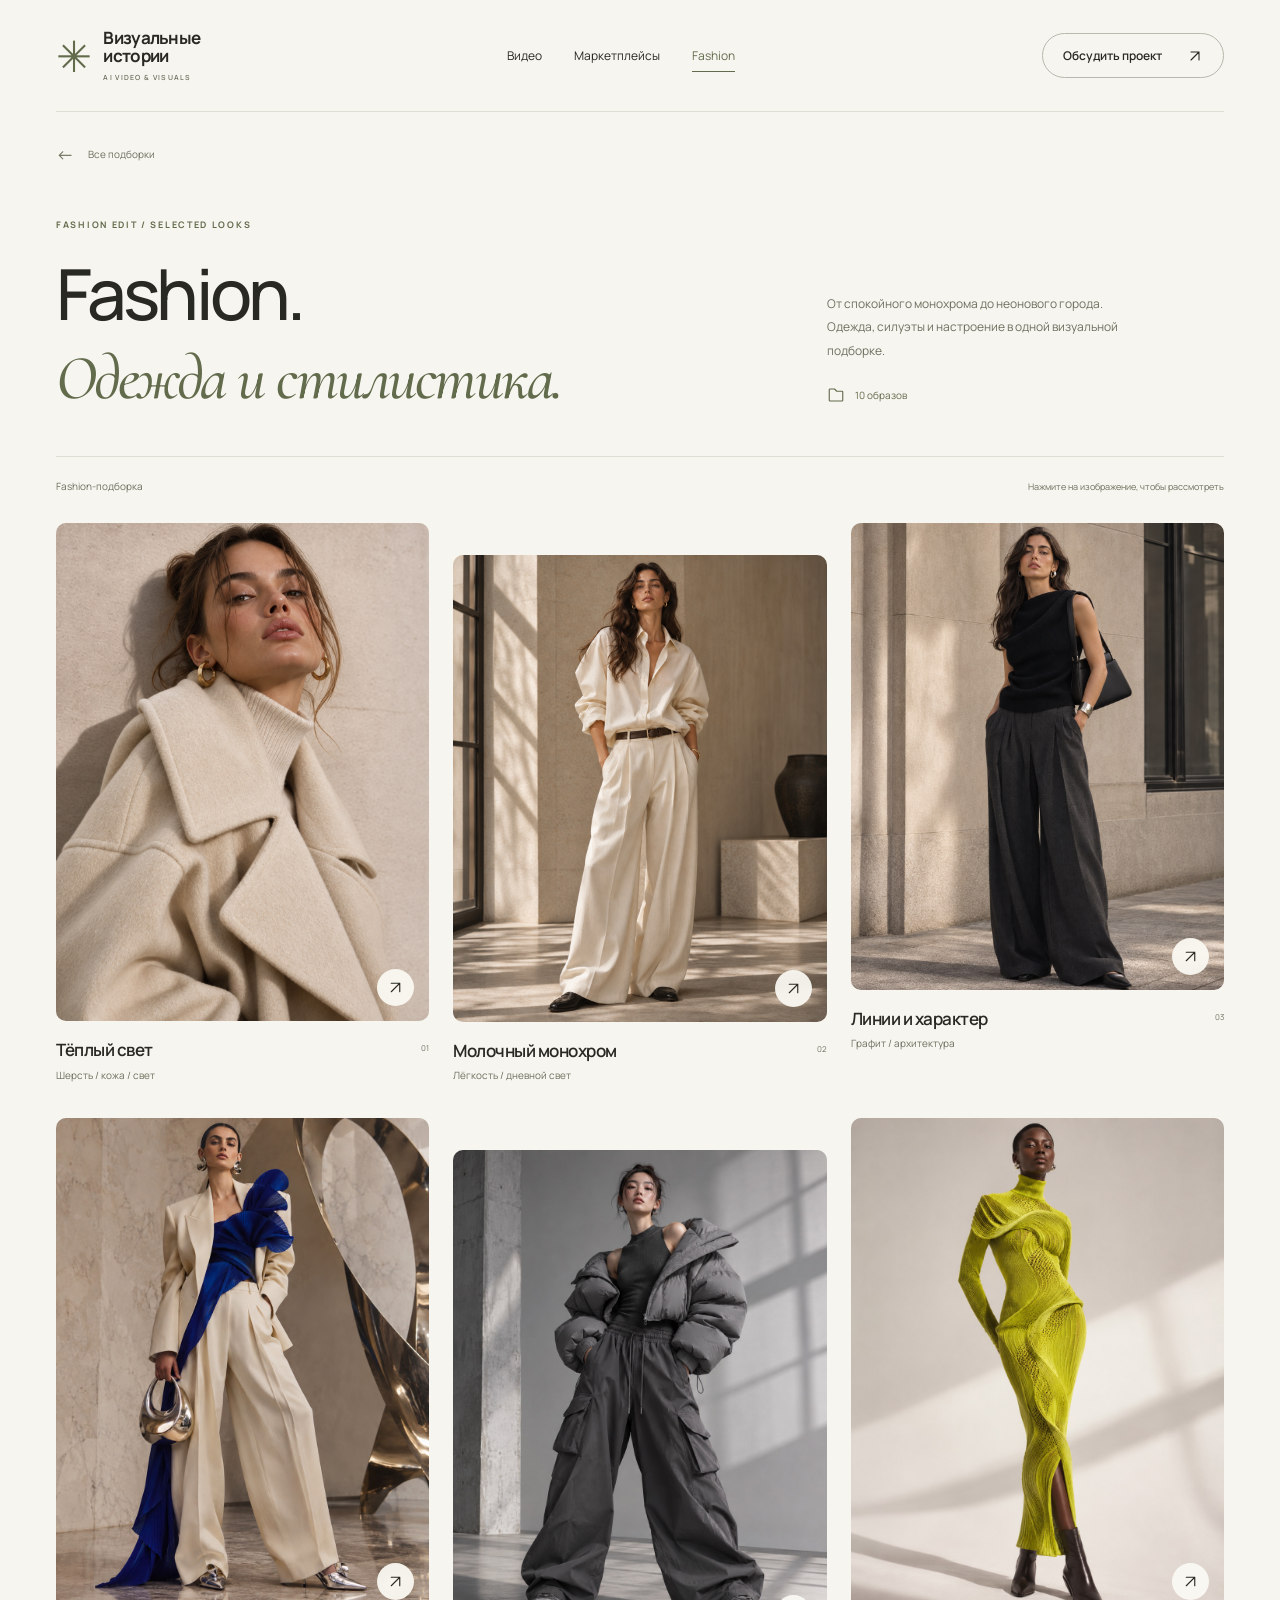
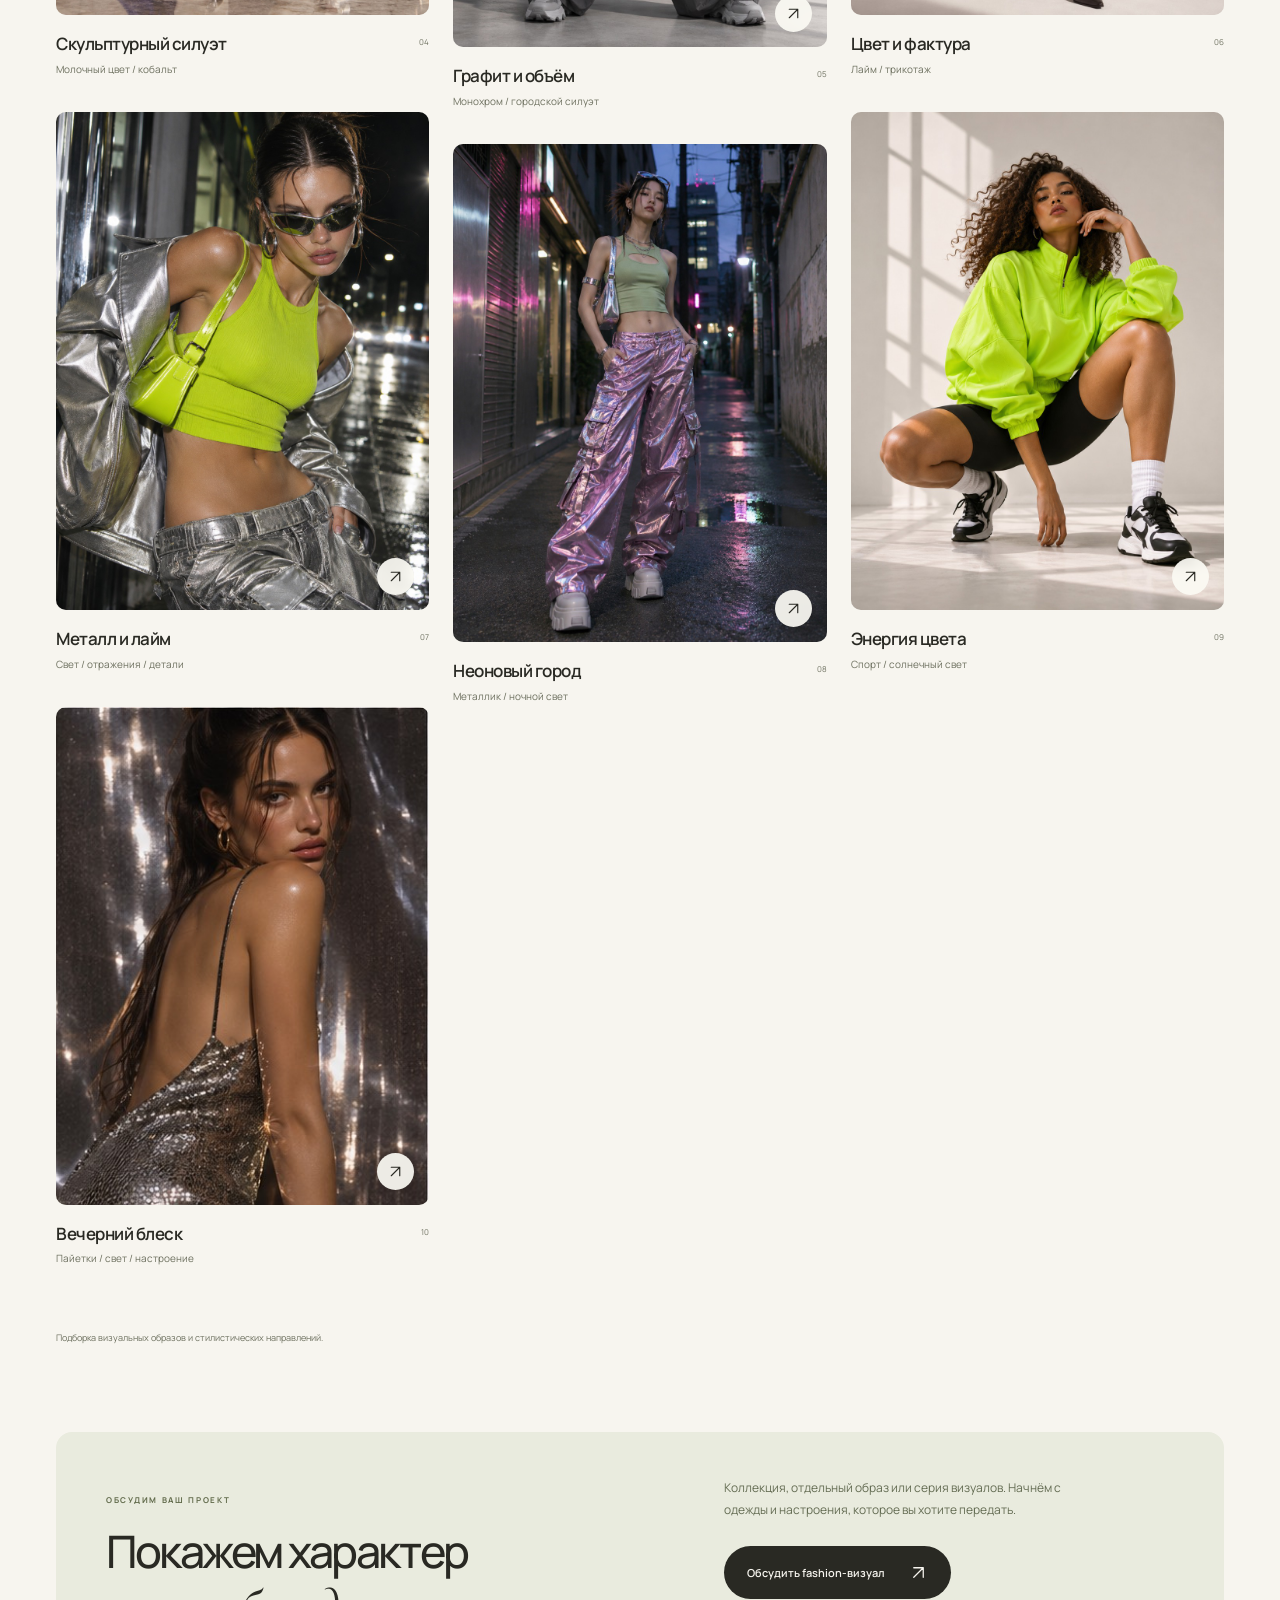
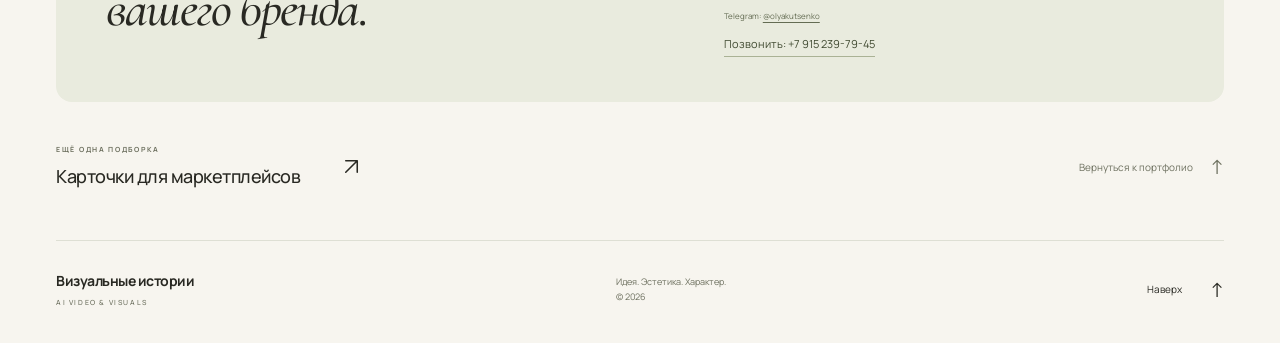
<file: fashion/index.html>
<!doctype html>
<html lang="ru">
<head>
  <meta charset="utf-8">
  <meta name="viewport" content="width=device-width, initial-scale=1">
  <meta name="theme-color" content="#f7f5ef">
  <title>Fashion — одежда и стилистика — Визуальные истории</title>
  <meta name="description" content="От спокойного монохрома до неонового города. Одежда, силуэты и настроение в одной визуальной подборке. Портфолио — Визуальные истории.">
  <meta property="og:title" content="Fashion — одежда и стилистика — Визуальные истории">
  <meta property="og:description" content="От спокойного монохрома до неонового города. Одежда, силуэты и настроение в одной визуальной подборке.">
  <meta property="og:type" content="website">
  <meta property="og:locale" content="ru_RU">
  <meta property="og:image" content="https://olyakutsenko.github.io/AI-Video/assets/collections/fashion/ivory-cobalt.jpg">
  <link rel="icon" type="image/svg+xml" href="../assets/favicon.svg">
  <link rel="stylesheet" href="../fonts.css?v=20261113">
  <link rel="stylesheet" href="../style.css?v=20261113-contacts">
  <link rel="stylesheet" href="../collections.css?v=20261113-contacts">
  <script src="../collection.js?v=20261113" defer></script>
  <link rel="canonical" href="https://olyakutsenko.github.io/AI-Video/fashion/">
  <meta property="og:url" content="https://olyakutsenko.github.io/AI-Video/fashion/">
</head>
<body class="collection-page fashion-page">
  <a class="skip" href="#collection-grid">Перейти к подборке</a>
  <header class="header wrap" id="top">
    <a class="wordmark" href="../" aria-label="Визуальные истории — главная"><span class="brand-mark">✳</span><span>Визуальные<br>истории<span class="brand-label">AI VIDEO &amp; VISUALS</span></span></a>
    <nav aria-label="Навигация по портфолио"><a href="../#works">Видео</a><a href="../marketplace/" >Маркетплейсы</a><a href="../fashion/" aria-current="page">Fashion</a></nav>
    <a class="header-cta" href="https://t.me/olyakutsenko?text=%D0%97%D0%B4%D1%80%D0%B0%D0%B2%D1%81%D1%82%D0%B2%D1%83%D0%B9%D1%82%D0%B5%21%0A%0A%D0%A5%D0%BE%D1%87%D1%83%20%D0%BE%D0%B1%D1%81%D1%83%D0%B4%D0%B8%D1%82%D1%8C%20%D0%BF%D1%80%D0%BE%D0%B5%D0%BA%D1%82%3A%20Fashion-%D0%B2%D0%B8%D0%B7%D1%83%D0%B0%D0%BB.%0A%0A%D0%9C%D0%BE%D0%B9%20%D0%B1%D1%80%D0%B5%D0%BD%D0%B4%20%2F%20%D0%BF%D1%80%D0%BE%D0%B4%D1%83%D0%BA%D1%82%3A%20%0A%D0%97%D0%B0%D0%B4%D0%B0%D1%87%D0%B0%3A%20%0A%D0%96%D0%B5%D0%BB%D0%B0%D0%B5%D0%BC%D1%8B%D0%B5%20%D1%81%D1%80%D0%BE%D0%BA%D0%B8%3A%20%0A%D0%A1%D1%81%D1%8B%D0%BB%D0%BA%D0%B0%20%D0%BD%D0%B0%20%D0%B1%D1%80%D0%B5%D0%BD%D0%B4%3A%20" target="_blank" rel="noopener noreferrer">Обсудить проект <svg viewBox="0 0 24 24" fill="none" aria-hidden="true"><path d="M6 18 18 6M6 6h12v12" stroke="currentColor" stroke-width="1.6" stroke-linecap="round" stroke-linejoin="round"/></svg></a>
  </header>
  <main>
    <section class="collection-hero wrap" aria-labelledby="collection-title">
      <a class="collection-back" href="../#collections"><span aria-hidden="true">←</span> Все подборки</a>
      <div class="collection-intro"><div><p class="eyebrow">FASHION EDIT / SELECTED LOOKS</p><h1 id="collection-title">Fashion.<br><em>Одежда и стилистика.</em></h1></div><div class="collection-intro-aside"><p>От спокойного монохрома до неонового города. Одежда, силуэты и настроение в одной визуальной подборке.</p><span class="album-count"><svg viewBox="0 0 24 24" fill="none" aria-hidden="true"><path d="M3 7V5a1 1 0 0 1 1-1h6l3 3h7a1 1 0 0 1 1 1v11a1 1 0 0 1-1 1H4a1 1 0 0 1-1-1V7Z" stroke="currentColor" stroke-width="1.5" stroke-linejoin="round"/></svg> 10 образов</span></div></div>
    </section>
    <section class="wrap collection-body" aria-label="Fashion — одежда и стилистика">
      <div class="collection-grid-label"><p>Fashion-подборка</p><span>Нажмите на изображение, чтобы рассмотреть</span></div>
      <div class="collection-grid" id="collection-grid"><article class="collection-item"><a href="../assets/collections/fashion/cream-coat.png" class="collection-image" data-collection-image data-title="Тёплый свет" data-subtitle="Шерсть / кожа / свет" data-inquiry="https://t.me/olyakutsenko?text=%D0%97%D0%B4%D1%80%D0%B0%D0%B2%D1%81%D1%82%D0%B2%D1%83%D0%B9%D1%82%D0%B5%21%0A%0A%D0%A5%D0%BE%D1%87%D1%83%20%D0%BE%D0%B1%D1%81%D1%83%D0%B4%D0%B8%D1%82%D1%8C%20%D0%BF%D1%80%D0%BE%D0%B5%D0%BA%D1%82%3A%20Fashion-%D0%B2%D0%B8%D0%B7%D1%83%D0%B0%D0%BB.%0A%D0%9F%D0%BE%D0%BD%D1%80%D0%B0%D0%B2%D0%B8%D0%BB%D1%81%D1%8F%20%D0%BF%D1%80%D0%B8%D0%BC%D0%B5%D1%80%3A%20%D0%A2%D1%91%D0%BF%D0%BB%D1%8B%D0%B9%20%D1%81%D0%B2%D0%B5%D1%82.%0A%0A%D0%9C%D0%BE%D0%B9%20%D0%B1%D1%80%D0%B5%D0%BD%D0%B4%20%2F%20%D0%BF%D1%80%D0%BE%D0%B4%D1%83%D0%BA%D1%82%3A%20%0A%D0%97%D0%B0%D0%B4%D0%B0%D1%87%D0%B0%3A%20%0A%D0%96%D0%B5%D0%BB%D0%B0%D0%B5%D0%BC%D1%8B%D0%B5%20%D1%81%D1%80%D0%BE%D0%BA%D0%B8%3A%20%0A%D0%A1%D1%81%D1%8B%D0%BB%D0%BA%D0%B0%20%D0%BD%D0%B0%20%D0%B1%D1%80%D0%B5%D0%BD%D0%B4%3A%20" aria-haspopup="dialog" aria-label="Открыть: Тёплый свет"><img src="../assets/collections/fashion/cream-coat.png" alt="Портрет модели в кремовом шерстяном пальто: мягкий свет, естественная фактура кожи и золотые серьги" width="1086" height="1448" style="--image-width:1086px" loading="eager" decoding="async"><span class="image-expand"><svg viewBox="0 0 24 24" fill="none" aria-hidden="true"><path d="M6 18 18 6M6 6h12v12" stroke="currentColor" stroke-width="1.6" stroke-linecap="round" stroke-linejoin="round"/></svg><span>Рассмотреть</span></span></a><div class="collection-caption"><div><h2>Тёплый свет</h2><p>Шерсть / кожа / свет</p></div><span>01</span></div></article><article class="collection-item"><a href="../assets/collections/fashion/ivory-daylight.png" class="collection-image" data-collection-image data-title="Молочный монохром" data-subtitle="Лёгкость / дневной свет" data-inquiry="https://t.me/olyakutsenko?text=%D0%97%D0%B4%D1%80%D0%B0%D0%B2%D1%81%D1%82%D0%B2%D1%83%D0%B9%D1%82%D0%B5%21%0A%0A%D0%A5%D0%BE%D1%87%D1%83%20%D0%BE%D0%B1%D1%81%D1%83%D0%B4%D0%B8%D1%82%D1%8C%20%D0%BF%D1%80%D0%BE%D0%B5%D0%BA%D1%82%3A%20Fashion-%D0%B2%D0%B8%D0%B7%D1%83%D0%B0%D0%BB.%0A%D0%9F%D0%BE%D0%BD%D1%80%D0%B0%D0%B2%D0%B8%D0%BB%D1%81%D1%8F%20%D0%BF%D1%80%D0%B8%D0%BC%D0%B5%D1%80%3A%20%D0%9C%D0%BE%D0%BB%D0%BE%D1%87%D0%BD%D1%8B%D0%B9%20%D0%BC%D0%BE%D0%BD%D0%BE%D1%85%D1%80%D0%BE%D0%BC.%0A%0A%D0%9C%D0%BE%D0%B9%20%D0%B1%D1%80%D0%B5%D0%BD%D0%B4%20%2F%20%D0%BF%D1%80%D0%BE%D0%B4%D1%83%D0%BA%D1%82%3A%20%0A%D0%97%D0%B0%D0%B4%D0%B0%D1%87%D0%B0%3A%20%0A%D0%96%D0%B5%D0%BB%D0%B0%D0%B5%D0%BC%D1%8B%D0%B5%20%D1%81%D1%80%D0%BE%D0%BA%D0%B8%3A%20%0A%D0%A1%D1%81%D1%8B%D0%BB%D0%BA%D0%B0%20%D0%BD%D0%B0%20%D0%B1%D1%80%D0%B5%D0%BD%D0%B4%3A%20" aria-haspopup="dialog" aria-label="Открыть: Молочный монохром"><img src="../assets/collections/fashion/ivory-daylight.png" alt="Модель в молочной рубашке и широких брюках у высокого окна в каменном интерьере" width="1122" height="1402" style="--image-width:1122px" loading="eager" decoding="async"><span class="image-expand"><svg viewBox="0 0 24 24" fill="none" aria-hidden="true"><path d="M6 18 18 6M6 6h12v12" stroke="currentColor" stroke-width="1.6" stroke-linecap="round" stroke-linejoin="round"/></svg><span>Рассмотреть</span></span></a><div class="collection-caption"><div><h2>Молочный монохром</h2><p>Лёгкость / дневной свет</p></div><span>02</span></div></article><article class="collection-item"><a href="../assets/collections/fashion/black-architecture.png" class="collection-image" data-collection-image data-title="Линии и характер" data-subtitle="Графит / архитектура" data-inquiry="https://t.me/olyakutsenko?text=%D0%97%D0%B4%D1%80%D0%B0%D0%B2%D1%81%D1%82%D0%B2%D1%83%D0%B9%D1%82%D0%B5%21%0A%0A%D0%A5%D0%BE%D1%87%D1%83%20%D0%BE%D0%B1%D1%81%D1%83%D0%B4%D0%B8%D1%82%D1%8C%20%D0%BF%D1%80%D0%BE%D0%B5%D0%BA%D1%82%3A%20Fashion-%D0%B2%D0%B8%D0%B7%D1%83%D0%B0%D0%BB.%0A%D0%9F%D0%BE%D0%BD%D1%80%D0%B0%D0%B2%D0%B8%D0%BB%D1%81%D1%8F%20%D0%BF%D1%80%D0%B8%D0%BC%D0%B5%D1%80%3A%20%D0%9B%D0%B8%D0%BD%D0%B8%D0%B8%20%D0%B8%20%D1%85%D0%B0%D1%80%D0%B0%D0%BA%D1%82%D0%B5%D1%80.%0A%0A%D0%9C%D0%BE%D0%B9%20%D0%B1%D1%80%D0%B5%D0%BD%D0%B4%20%2F%20%D0%BF%D1%80%D0%BE%D0%B4%D1%83%D0%BA%D1%82%3A%20%0A%D0%97%D0%B0%D0%B4%D0%B0%D1%87%D0%B0%3A%20%0A%D0%96%D0%B5%D0%BB%D0%B0%D0%B5%D0%BC%D1%8B%D0%B5%20%D1%81%D1%80%D0%BE%D0%BA%D0%B8%3A%20%0A%D0%A1%D1%81%D1%8B%D0%BB%D0%BA%D0%B0%20%D0%BD%D0%B0%20%D0%B1%D1%80%D0%B5%D0%BD%D0%B4%3A%20" aria-haspopup="dialog" aria-label="Открыть: Линии и характер"><img src="../assets/collections/fashion/black-architecture.png" alt="Модель в чёрном топе и широких графитовых брюках на фоне светлой каменной архитектуры" width="1122" height="1402" style="--image-width:1122px" loading="lazy" decoding="async"><span class="image-expand"><svg viewBox="0 0 24 24" fill="none" aria-hidden="true"><path d="M6 18 18 6M6 6h12v12" stroke="currentColor" stroke-width="1.6" stroke-linecap="round" stroke-linejoin="round"/></svg><span>Рассмотреть</span></span></a><div class="collection-caption"><div><h2>Линии и характер</h2><p>Графит / архитектура</p></div><span>03</span></div></article><article class="collection-item"><a href="../assets/collections/fashion/ivory-cobalt.jpg" class="collection-image" data-collection-image data-title="Скульптурный силуэт" data-subtitle="Молочный цвет / кобальт" data-inquiry="https://t.me/olyakutsenko?text=%D0%97%D0%B4%D1%80%D0%B0%D0%B2%D1%81%D1%82%D0%B2%D1%83%D0%B9%D1%82%D0%B5%21%0A%0A%D0%A5%D0%BE%D1%87%D1%83%20%D0%BE%D0%B1%D1%81%D1%83%D0%B4%D0%B8%D1%82%D1%8C%20%D0%BF%D1%80%D0%BE%D0%B5%D0%BA%D1%82%3A%20Fashion-%D0%B2%D0%B8%D0%B7%D1%83%D0%B0%D0%BB.%0A%D0%9F%D0%BE%D0%BD%D1%80%D0%B0%D0%B2%D0%B8%D0%BB%D1%81%D1%8F%20%D0%BF%D1%80%D0%B8%D0%BC%D0%B5%D1%80%3A%20%D0%A1%D0%BA%D1%83%D0%BB%D1%8C%D0%BF%D1%82%D1%83%D1%80%D0%BD%D1%8B%D0%B9%20%D1%81%D0%B8%D0%BB%D1%83%D1%8D%D1%82.%0A%0A%D0%9C%D0%BE%D0%B9%20%D0%B1%D1%80%D0%B5%D0%BD%D0%B4%20%2F%20%D0%BF%D1%80%D0%BE%D0%B4%D1%83%D0%BA%D1%82%3A%20%0A%D0%97%D0%B0%D0%B4%D0%B0%D1%87%D0%B0%3A%20%0A%D0%96%D0%B5%D0%BB%D0%B0%D0%B5%D0%BC%D1%8B%D0%B5%20%D1%81%D1%80%D0%BE%D0%BA%D0%B8%3A%20%0A%D0%A1%D1%81%D1%8B%D0%BB%D0%BA%D0%B0%20%D0%BD%D0%B0%20%D0%B1%D1%80%D0%B5%D0%BD%D0%B4%3A%20" aria-haspopup="dialog" aria-label="Открыть: Скульптурный силуэт"><img src="../assets/collections/fashion/ivory-cobalt.jpg" alt="Модель в молочном брючном костюме со скульптурной синей драпировкой" width="960" height="1280" style="--image-width:960px" loading="lazy" decoding="async"><span class="image-expand"><svg viewBox="0 0 24 24" fill="none" aria-hidden="true"><path d="M6 18 18 6M6 6h12v12" stroke="currentColor" stroke-width="1.6" stroke-linecap="round" stroke-linejoin="round"/></svg><span>Рассмотреть</span></span></a><div class="collection-caption"><div><h2>Скульптурный силуэт</h2><p>Молочный цвет / кобальт</p></div><span>04</span></div></article><article class="collection-item"><a href="../assets/collections/fashion/graphite.jpg" class="collection-image" data-collection-image data-title="Графит и объём" data-subtitle="Монохром / городской силуэт" data-inquiry="https://t.me/olyakutsenko?text=%D0%97%D0%B4%D1%80%D0%B0%D0%B2%D1%81%D1%82%D0%B2%D1%83%D0%B9%D1%82%D0%B5%21%0A%0A%D0%A5%D0%BE%D1%87%D1%83%20%D0%BE%D0%B1%D1%81%D1%83%D0%B4%D0%B8%D1%82%D1%8C%20%D0%BF%D1%80%D0%BE%D0%B5%D0%BA%D1%82%3A%20Fashion-%D0%B2%D0%B8%D0%B7%D1%83%D0%B0%D0%BB.%0A%D0%9F%D0%BE%D0%BD%D1%80%D0%B0%D0%B2%D0%B8%D0%BB%D1%81%D1%8F%20%D0%BF%D1%80%D0%B8%D0%BC%D0%B5%D1%80%3A%20%D0%93%D1%80%D0%B0%D1%84%D0%B8%D1%82%20%D0%B8%20%D0%BE%D0%B1%D1%8A%D1%91%D0%BC.%0A%0A%D0%9C%D0%BE%D0%B9%20%D0%B1%D1%80%D0%B5%D0%BD%D0%B4%20%2F%20%D0%BF%D1%80%D0%BE%D0%B4%D1%83%D0%BA%D1%82%3A%20%0A%D0%97%D0%B0%D0%B4%D0%B0%D1%87%D0%B0%3A%20%0A%D0%96%D0%B5%D0%BB%D0%B0%D0%B5%D0%BC%D1%8B%D0%B5%20%D1%81%D1%80%D0%BE%D0%BA%D0%B8%3A%20%0A%D0%A1%D1%81%D1%8B%D0%BB%D0%BA%D0%B0%20%D0%BD%D0%B0%20%D0%B1%D1%80%D0%B5%D0%BD%D0%B4%3A%20" aria-haspopup="dialog" aria-label="Открыть: Графит и объём"><img src="../assets/collections/fashion/graphite.jpg" alt="Модель в графитовом пуховике и объёмных брюках в бетонном интерьере" width="960" height="1280" style="--image-width:960px" loading="lazy" decoding="async"><span class="image-expand"><svg viewBox="0 0 24 24" fill="none" aria-hidden="true"><path d="M6 18 18 6M6 6h12v12" stroke="currentColor" stroke-width="1.6" stroke-linecap="round" stroke-linejoin="round"/></svg><span>Рассмотреть</span></span></a><div class="collection-caption"><div><h2>Графит и объём</h2><p>Монохром / городской силуэт</p></div><span>05</span></div></article><article class="collection-item"><a href="../assets/collections/fashion/lime-knit.jpg" class="collection-image" data-collection-image data-title="Цвет и фактура" data-subtitle="Лайм / трикотаж" data-inquiry="https://t.me/olyakutsenko?text=%D0%97%D0%B4%D1%80%D0%B0%D0%B2%D1%81%D1%82%D0%B2%D1%83%D0%B9%D1%82%D0%B5%21%0A%0A%D0%A5%D0%BE%D1%87%D1%83%20%D0%BE%D0%B1%D1%81%D1%83%D0%B4%D0%B8%D1%82%D1%8C%20%D0%BF%D1%80%D0%BE%D0%B5%D0%BA%D1%82%3A%20Fashion-%D0%B2%D0%B8%D0%B7%D1%83%D0%B0%D0%BB.%0A%D0%9F%D0%BE%D0%BD%D1%80%D0%B0%D0%B2%D0%B8%D0%BB%D1%81%D1%8F%20%D0%BF%D1%80%D0%B8%D0%BC%D0%B5%D1%80%3A%20%D0%A6%D0%B2%D0%B5%D1%82%20%D0%B8%20%D1%84%D0%B0%D0%BA%D1%82%D1%83%D1%80%D0%B0.%0A%0A%D0%9C%D0%BE%D0%B9%20%D0%B1%D1%80%D0%B5%D0%BD%D0%B4%20%2F%20%D0%BF%D1%80%D0%BE%D0%B4%D1%83%D0%BA%D1%82%3A%20%0A%D0%97%D0%B0%D0%B4%D0%B0%D1%87%D0%B0%3A%20%0A%D0%96%D0%B5%D0%BB%D0%B0%D0%B5%D0%BC%D1%8B%D0%B5%20%D1%81%D1%80%D0%BE%D0%BA%D0%B8%3A%20%0A%D0%A1%D1%81%D1%8B%D0%BB%D0%BA%D0%B0%20%D0%BD%D0%B0%20%D0%B1%D1%80%D0%B5%D0%BD%D0%B4%3A%20" aria-haspopup="dialog" aria-label="Открыть: Цвет и фактура"><img src="../assets/collections/fashion/lime-knit.jpg" alt="Модель в длинном вязаном платье цвета лайма" width="960" height="1280" style="--image-width:960px" loading="lazy" decoding="async"><span class="image-expand"><svg viewBox="0 0 24 24" fill="none" aria-hidden="true"><path d="M6 18 18 6M6 6h12v12" stroke="currentColor" stroke-width="1.6" stroke-linecap="round" stroke-linejoin="round"/></svg><span>Рассмотреть</span></span></a><div class="collection-caption"><div><h2>Цвет и фактура</h2><p>Лайм / трикотаж</p></div><span>06</span></div></article><article class="collection-item"><a href="../assets/collections/fashion/chrome-lime.jpg" class="collection-image" data-collection-image data-title="Металл и лайм" data-subtitle="Свет / отражения / детали" data-inquiry="https://t.me/olyakutsenko?text=%D0%97%D0%B4%D1%80%D0%B0%D0%B2%D1%81%D1%82%D0%B2%D1%83%D0%B9%D1%82%D0%B5%21%0A%0A%D0%A5%D0%BE%D1%87%D1%83%20%D0%BE%D0%B1%D1%81%D1%83%D0%B4%D0%B8%D1%82%D1%8C%20%D0%BF%D1%80%D0%BE%D0%B5%D0%BA%D1%82%3A%20Fashion-%D0%B2%D0%B8%D0%B7%D1%83%D0%B0%D0%BB.%0A%D0%9F%D0%BE%D0%BD%D1%80%D0%B0%D0%B2%D0%B8%D0%BB%D1%81%D1%8F%20%D0%BF%D1%80%D0%B8%D0%BC%D0%B5%D1%80%3A%20%D0%9C%D0%B5%D1%82%D0%B0%D0%BB%D0%BB%20%D0%B8%20%D0%BB%D0%B0%D0%B9%D0%BC.%0A%0A%D0%9C%D0%BE%D0%B9%20%D0%B1%D1%80%D0%B5%D0%BD%D0%B4%20%2F%20%D0%BF%D1%80%D0%BE%D0%B4%D1%83%D0%BA%D1%82%3A%20%0A%D0%97%D0%B0%D0%B4%D0%B0%D1%87%D0%B0%3A%20%0A%D0%96%D0%B5%D0%BB%D0%B0%D0%B5%D0%BC%D1%8B%D0%B5%20%D1%81%D1%80%D0%BE%D0%BA%D0%B8%3A%20%0A%D0%A1%D1%81%D1%8B%D0%BB%D0%BA%D0%B0%20%D0%BD%D0%B0%20%D0%B1%D1%80%D0%B5%D0%BD%D0%B4%3A%20" aria-haspopup="dialog" aria-label="Открыть: Металл и лайм"><img src="../assets/collections/fashion/chrome-lime.jpg" alt="Модель в лаймовом топе и серебристом комплекте на ночной улице" width="960" height="1280" style="--image-width:960px" loading="lazy" decoding="async"><span class="image-expand"><svg viewBox="0 0 24 24" fill="none" aria-hidden="true"><path d="M6 18 18 6M6 6h12v12" stroke="currentColor" stroke-width="1.6" stroke-linecap="round" stroke-linejoin="round"/></svg><span>Рассмотреть</span></span></a><div class="collection-caption"><div><h2>Металл и лайм</h2><p>Свет / отражения / детали</p></div><span>07</span></div></article><article class="collection-item"><a href="../assets/collections/fashion/neon-city.jpg" class="collection-image" data-collection-image data-title="Неоновый город" data-subtitle="Металлик / ночной свет" data-inquiry="https://t.me/olyakutsenko?text=%D0%97%D0%B4%D1%80%D0%B0%D0%B2%D1%81%D1%82%D0%B2%D1%83%D0%B9%D1%82%D0%B5%21%0A%0A%D0%A5%D0%BE%D1%87%D1%83%20%D0%BE%D0%B1%D1%81%D1%83%D0%B4%D0%B8%D1%82%D1%8C%20%D0%BF%D1%80%D0%BE%D0%B5%D0%BA%D1%82%3A%20Fashion-%D0%B2%D0%B8%D0%B7%D1%83%D0%B0%D0%BB.%0A%D0%9F%D0%BE%D0%BD%D1%80%D0%B0%D0%B2%D0%B8%D0%BB%D1%81%D1%8F%20%D0%BF%D1%80%D0%B8%D0%BC%D0%B5%D1%80%3A%20%D0%9D%D0%B5%D0%BE%D0%BD%D0%BE%D0%B2%D1%8B%D0%B9%20%D0%B3%D0%BE%D1%80%D0%BE%D0%B4.%0A%0A%D0%9C%D0%BE%D0%B9%20%D0%B1%D1%80%D0%B5%D0%BD%D0%B4%20%2F%20%D0%BF%D1%80%D0%BE%D0%B4%D1%83%D0%BA%D1%82%3A%20%0A%D0%97%D0%B0%D0%B4%D0%B0%D1%87%D0%B0%3A%20%0A%D0%96%D0%B5%D0%BB%D0%B0%D0%B5%D0%BC%D1%8B%D0%B5%20%D1%81%D1%80%D0%BE%D0%BA%D0%B8%3A%20%0A%D0%A1%D1%81%D1%8B%D0%BB%D0%BA%D0%B0%20%D0%BD%D0%B0%20%D0%B1%D1%80%D0%B5%D0%BD%D0%B4%3A%20" aria-haspopup="dialog" aria-label="Открыть: Неоновый город"><img src="../assets/collections/fashion/neon-city.jpg" alt="Модель в светло-зелёном топе и розовых металлических брюках на ночной улице" width="960" height="1280" style="--image-width:960px" loading="lazy" decoding="async"><span class="image-expand"><svg viewBox="0 0 24 24" fill="none" aria-hidden="true"><path d="M6 18 18 6M6 6h12v12" stroke="currentColor" stroke-width="1.6" stroke-linecap="round" stroke-linejoin="round"/></svg><span>Рассмотреть</span></span></a><div class="collection-caption"><div><h2>Неоновый город</h2><p>Металлик / ночной свет</p></div><span>08</span></div></article><article class="collection-item"><a href="../assets/collections/fashion/sport-lime.jpg" class="collection-image" data-collection-image data-title="Энергия цвета" data-subtitle="Спорт / солнечный свет" data-inquiry="https://t.me/olyakutsenko?text=%D0%97%D0%B4%D1%80%D0%B0%D0%B2%D1%81%D1%82%D0%B2%D1%83%D0%B9%D1%82%D0%B5%21%0A%0A%D0%A5%D0%BE%D1%87%D1%83%20%D0%BE%D0%B1%D1%81%D1%83%D0%B4%D0%B8%D1%82%D1%8C%20%D0%BF%D1%80%D0%BE%D0%B5%D0%BA%D1%82%3A%20Fashion-%D0%B2%D0%B8%D0%B7%D1%83%D0%B0%D0%BB.%0A%D0%9F%D0%BE%D0%BD%D1%80%D0%B0%D0%B2%D0%B8%D0%BB%D1%81%D1%8F%20%D0%BF%D1%80%D0%B8%D0%BC%D0%B5%D1%80%3A%20%D0%AD%D0%BD%D0%B5%D1%80%D0%B3%D0%B8%D1%8F%20%D1%86%D0%B2%D0%B5%D1%82%D0%B0.%0A%0A%D0%9C%D0%BE%D0%B9%20%D0%B1%D1%80%D0%B5%D0%BD%D0%B4%20%2F%20%D0%BF%D1%80%D0%BE%D0%B4%D1%83%D0%BA%D1%82%3A%20%0A%D0%97%D0%B0%D0%B4%D0%B0%D1%87%D0%B0%3A%20%0A%D0%96%D0%B5%D0%BB%D0%B0%D0%B5%D0%BC%D1%8B%D0%B5%20%D1%81%D1%80%D0%BE%D0%BA%D0%B8%3A%20%0A%D0%A1%D1%81%D1%8B%D0%BB%D0%BA%D0%B0%20%D0%BD%D0%B0%20%D0%B1%D1%80%D0%B5%D0%BD%D0%B4%3A%20" aria-haspopup="dialog" aria-label="Открыть: Энергия цвета"><img src="../assets/collections/fashion/sport-lime.jpg" alt="Модель в ярком лаймовом спортивном верхе и чёрных велосипедках" width="960" height="1280" style="--image-width:960px" loading="lazy" decoding="async"><span class="image-expand"><svg viewBox="0 0 24 24" fill="none" aria-hidden="true"><path d="M6 18 18 6M6 6h12v12" stroke="currentColor" stroke-width="1.6" stroke-linecap="round" stroke-linejoin="round"/></svg><span>Рассмотреть</span></span></a><div class="collection-caption"><div><h2>Энергия цвета</h2><p>Спорт / солнечный свет</p></div><span>09</span></div></article><article class="collection-item"><a href="../assets/collections/fashion/evening-shine.jpg" class="collection-image" data-collection-image data-title="Вечерний блеск" data-subtitle="Пайетки / свет / настроение" data-inquiry="https://t.me/olyakutsenko?text=%D0%97%D0%B4%D1%80%D0%B0%D0%B2%D1%81%D1%82%D0%B2%D1%83%D0%B9%D1%82%D0%B5%21%0A%0A%D0%A5%D0%BE%D1%87%D1%83%20%D0%BE%D0%B1%D1%81%D1%83%D0%B4%D0%B8%D1%82%D1%8C%20%D0%BF%D1%80%D0%BE%D0%B5%D0%BA%D1%82%3A%20Fashion-%D0%B2%D0%B8%D0%B7%D1%83%D0%B0%D0%BB.%0A%D0%9F%D0%BE%D0%BD%D1%80%D0%B0%D0%B2%D0%B8%D0%BB%D1%81%D1%8F%20%D0%BF%D1%80%D0%B8%D0%BC%D0%B5%D1%80%3A%20%D0%92%D0%B5%D1%87%D0%B5%D1%80%D0%BD%D0%B8%D0%B9%20%D0%B1%D0%BB%D0%B5%D1%81%D0%BA.%0A%0A%D0%9C%D0%BE%D0%B9%20%D0%B1%D1%80%D0%B5%D0%BD%D0%B4%20%2F%20%D0%BF%D1%80%D0%BE%D0%B4%D1%83%D0%BA%D1%82%3A%20%0A%D0%97%D0%B0%D0%B4%D0%B0%D1%87%D0%B0%3A%20%0A%D0%96%D0%B5%D0%BB%D0%B0%D0%B5%D0%BC%D1%8B%D0%B5%20%D1%81%D1%80%D0%BE%D0%BA%D0%B8%3A%20%0A%D0%A1%D1%81%D1%8B%D0%BB%D0%BA%D0%B0%20%D0%BD%D0%B0%20%D0%B1%D1%80%D0%B5%D0%BD%D0%B4%3A%20" aria-haspopup="dialog" aria-label="Открыть: Вечерний блеск"><img src="../assets/collections/fashion/evening-shine.jpg" alt="Модель в блестящем платье на тонких бретелях на фоне серебристого занавеса" width="384" height="512" style="--image-width:384px" loading="lazy" decoding="async"><span class="image-expand"><svg viewBox="0 0 24 24" fill="none" aria-hidden="true"><path d="M6 18 18 6M6 6h12v12" stroke="currentColor" stroke-width="1.6" stroke-linecap="round" stroke-linejoin="round"/></svg><span>Рассмотреть</span></span></a><div class="collection-caption"><div><h2>Вечерний блеск</h2><p>Пайетки / свет / настроение</p></div><span>10</span></div></article></div>
      <p class="collection-bottom-note">Подборка визуальных образов и стилистических направлений.</p>
    </section>
    <section class="wrap collection-inquiry" aria-labelledby="collection-contact-title"><div><p class="eyebrow">ОБСУДИМ ВАШ ПРОЕКТ</p><h2 id="collection-contact-title">Покажем характер<br><em>вашего бренда.</em></h2></div><div><p>Коллекция, отдельный образ или серия визуалов. Начнём с одежды и настроения, которое вы хотите передать.</p><a class="button button-dark" href="https://t.me/olyakutsenko?text=%D0%97%D0%B4%D1%80%D0%B0%D0%B2%D1%81%D1%82%D0%B2%D1%83%D0%B9%D1%82%D0%B5%21%0A%0A%D0%A5%D0%BE%D1%87%D1%83%20%D0%BE%D0%B1%D1%81%D1%83%D0%B4%D0%B8%D1%82%D1%8C%20%D0%BF%D1%80%D0%BE%D0%B5%D0%BA%D1%82%3A%20Fashion-%D0%B2%D0%B8%D0%B7%D1%83%D0%B0%D0%BB.%0A%0A%D0%9C%D0%BE%D0%B9%20%D0%B1%D1%80%D0%B5%D0%BD%D0%B4%20%2F%20%D0%BF%D1%80%D0%BE%D0%B4%D1%83%D0%BA%D1%82%3A%20%0A%D0%97%D0%B0%D0%B4%D0%B0%D1%87%D0%B0%3A%20%0A%D0%96%D0%B5%D0%BB%D0%B0%D0%B5%D0%BC%D1%8B%D0%B5%20%D1%81%D1%80%D0%BE%D0%BA%D0%B8%3A%20%0A%D0%A1%D1%81%D1%8B%D0%BB%D0%BA%D0%B0%20%D0%BD%D0%B0%20%D0%B1%D1%80%D0%B5%D0%BD%D0%B4%3A%20" target="_blank" rel="noopener noreferrer">Обсудить fashion-визуал <svg viewBox="0 0 24 24" fill="none" aria-hidden="true"><path d="M6 18 18 6M6 6h12v12" stroke="currentColor" stroke-width="1.6" stroke-linecap="round" stroke-linejoin="round"/></svg></a><span class="inquiry-note">Telegram: <a href="https://t.me/olyakutsenko" target="_blank" rel="noopener noreferrer">@olyakutsenko</a></span><a class="collection-phone" href="tel:+79152397945">Позвонить: +7 915 239-79-45</a></div></section>
    <div class="wrap next-collection"><a href="../marketplace/"><span><span class="eyebrow">ЕЩЁ ОДНА ПОДБОРКА</span><strong>Карточки для маркетплейсов</strong></span><svg viewBox="0 0 24 24" fill="none" aria-hidden="true"><path d="M6 18 18 6M6 6h12v12" stroke="currentColor" stroke-width="1.6" stroke-linecap="round" stroke-linejoin="round"/></svg></a><a class="collection-all" href="../#collections">Вернуться к портфолио <span aria-hidden="true">↑</span></a></div>
  </main>
  <footer class="footer wrap"><a class="footer-brand" href="../">Визуальные истории<span>AI VIDEO &amp; VISUALS</span></a><p>Идея. Эстетика. Характер.<br>© 2026</p><a class="back-top" href="#top">Наверх <span aria-hidden="true">↑</span></a></footer>
  <a class="mobile-contact visible" href="https://t.me/olyakutsenko?text=%D0%97%D0%B4%D1%80%D0%B0%D0%B2%D1%81%D1%82%D0%B2%D1%83%D0%B9%D1%82%D0%B5%21%0A%0A%D0%A5%D0%BE%D1%87%D1%83%20%D0%BE%D0%B1%D1%81%D1%83%D0%B4%D0%B8%D1%82%D1%8C%20%D0%BF%D1%80%D0%BE%D0%B5%D0%BA%D1%82%3A%20Fashion-%D0%B2%D0%B8%D0%B7%D1%83%D0%B0%D0%BB.%0A%0A%D0%9C%D0%BE%D0%B9%20%D0%B1%D1%80%D0%B5%D0%BD%D0%B4%20%2F%20%D0%BF%D1%80%D0%BE%D0%B4%D1%83%D0%BA%D1%82%3A%20%0A%D0%97%D0%B0%D0%B4%D0%B0%D1%87%D0%B0%3A%20%0A%D0%96%D0%B5%D0%BB%D0%B0%D0%B5%D0%BC%D1%8B%D0%B5%20%D1%81%D1%80%D0%BE%D0%BA%D0%B8%3A%20%0A%D0%A1%D1%81%D1%8B%D0%BB%D0%BA%D0%B0%20%D0%BD%D0%B0%20%D0%B1%D1%80%D0%B5%D0%BD%D0%B4%3A%20" target="_blank" rel="noopener noreferrer">Обсудить проект <svg viewBox="0 0 24 24" fill="none" aria-hidden="true"><path d="M6 18 18 6M6 6h12v12" stroke="currentColor" stroke-width="1.6" stroke-linecap="round" stroke-linejoin="round"/></svg></a>
  <dialog class="collection-viewer" id="collection-viewer" aria-labelledby="viewer-title">
    <div class="viewer-toolbar"><div><p id="viewer-title"></p><p id="viewer-subtitle"></p></div><div class="viewer-actions"><button type="button" id="viewer-zoom" aria-pressed="false">Оригинальный размер</button><a id="viewer-original" target="_blank" rel="noopener noreferrer" aria-label="Открыть исходное изображение"><svg viewBox="0 0 24 24" fill="none" aria-hidden="true"><path d="M6 18 18 6M6 6h12v12" stroke="currentColor" stroke-width="1.6" stroke-linecap="round" stroke-linejoin="round"/></svg></a><button type="button" id="viewer-close" aria-label="Закрыть просмотр"><span aria-hidden="true">×</span></button></div></div>
    <div class="viewer-canvas" id="viewer-canvas"><img id="viewer-image" alt="" draggable="false"></div>
    <div class="viewer-footer"><div class="viewer-pager"><button type="button" id="viewer-prev" aria-label="Предыдущее изображение">←</button><span id="viewer-count" role="status" aria-live="polite"></span><button type="button" id="viewer-next" aria-label="Следующее изображение">→</button></div><a id="viewer-inquiry" href="https://t.me/olyakutsenko" target="_blank" rel="noopener noreferrer">Обсудить fashion-визуал <svg viewBox="0 0 24 24" fill="none" aria-hidden="true"><path d="M6 18 18 6M6 6h12v12" stroke="currentColor" stroke-width="1.6" stroke-linecap="round" stroke-linejoin="round"/></svg></a></div>
  </dialog>
</body>
</html>
</file>
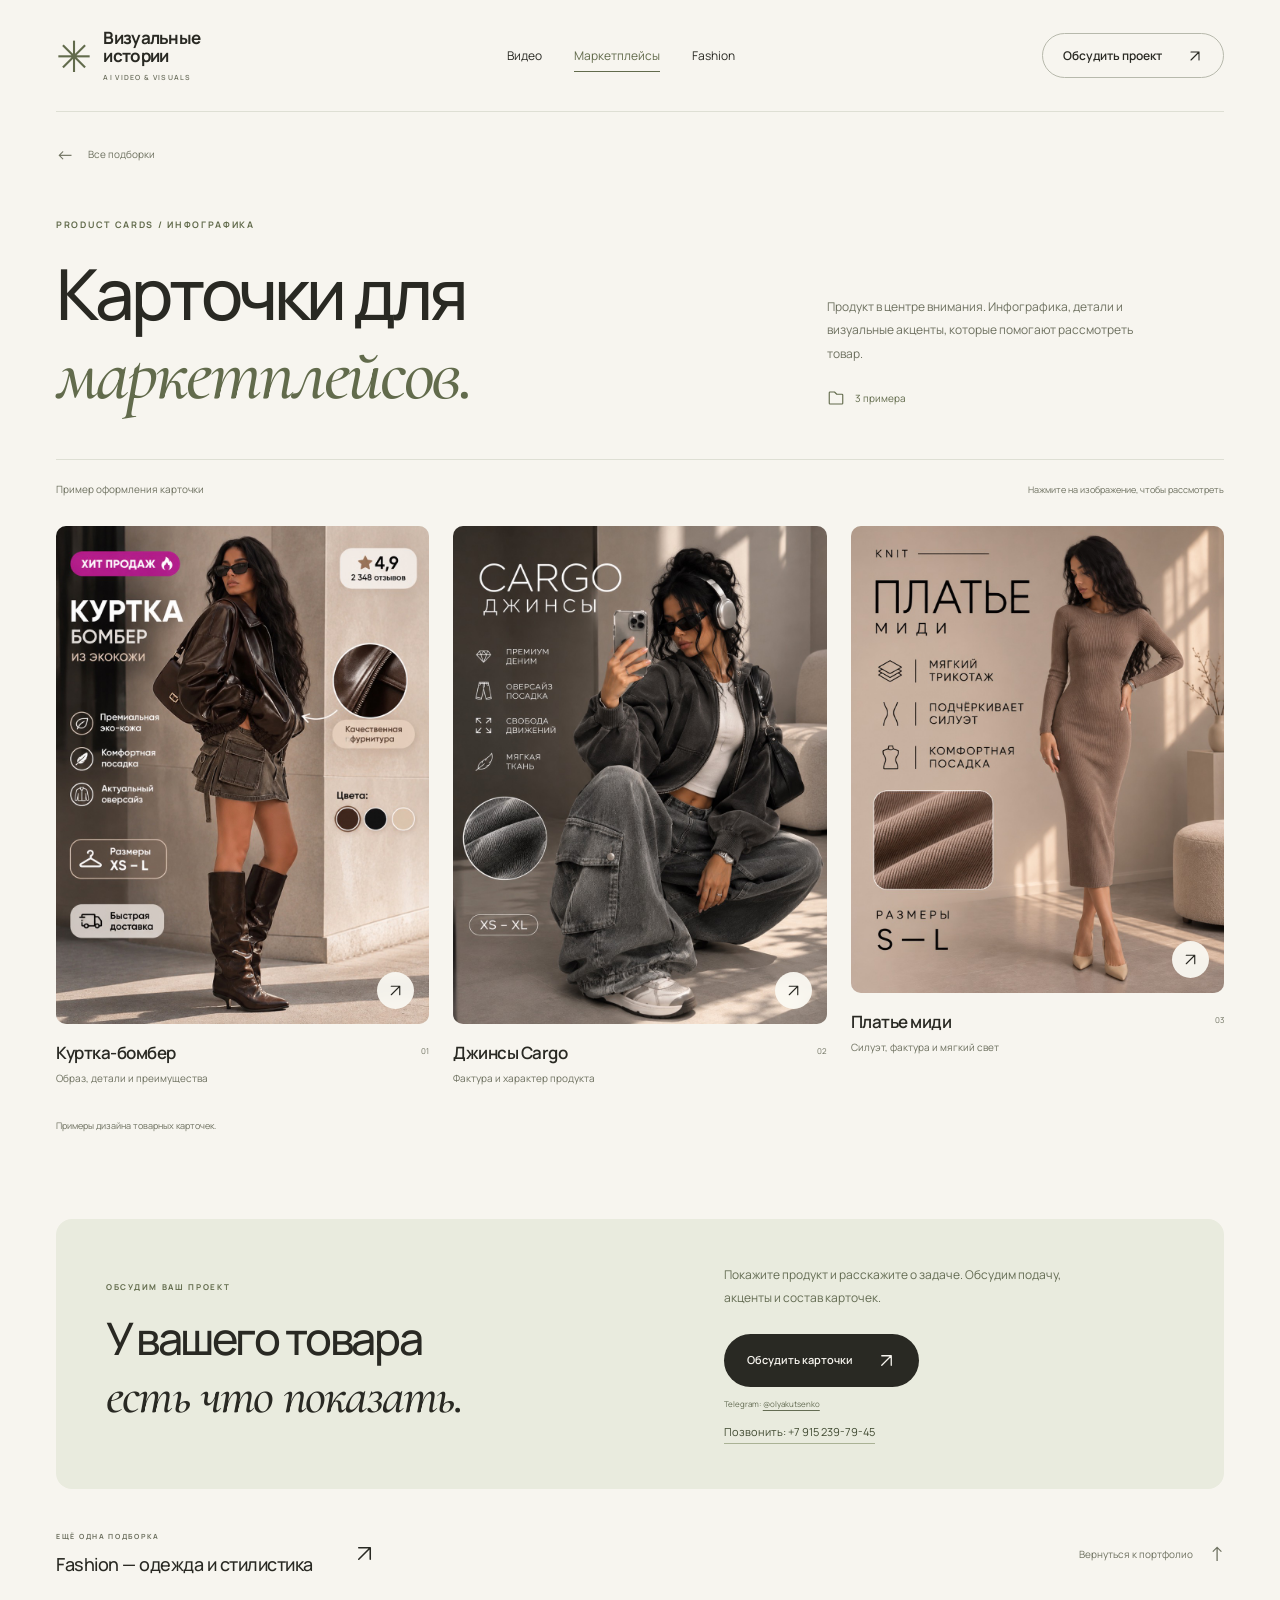
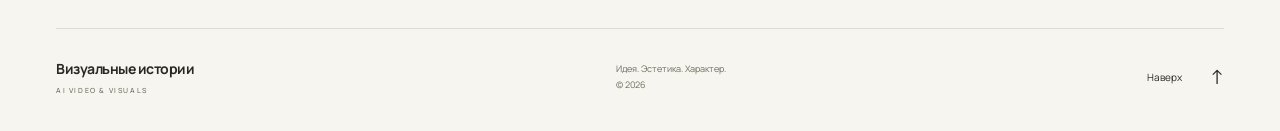
<file: marketplace/index.html>
<!doctype html>
<html lang="ru">
<head>
  <meta charset="utf-8">
  <meta name="viewport" content="width=device-width, initial-scale=1">
  <meta name="theme-color" content="#f7f5ef">
  <title>Карточки для маркетплейсов — Визуальные истории</title>
  <meta name="description" content="Продукт в центре внимания. Инфографика, детали и визуальные акценты, которые помогают рассмотреть товар. Портфолио — Визуальные истории.">
  <meta property="og:title" content="Карточки для маркетплейсов — Визуальные истории">
  <meta property="og:description" content="Продукт в центре внимания. Инфографика, детали и визуальные акценты, которые помогают рассмотреть товар.">
  <meta property="og:type" content="website">
  <meta property="og:locale" content="ru_RU">
  <meta property="og:image" content="https://olyakutsenko.github.io/AI-Video/assets/collections/marketplace/bomber.jpg">
  <link rel="icon" type="image/svg+xml" href="../assets/favicon.svg">
  <link rel="stylesheet" href="../fonts.css?v=20261113">
  <link rel="stylesheet" href="../style.css?v=20261113-contacts">
  <link rel="stylesheet" href="../collections.css?v=20261113-contacts">
  <script src="../collection.js?v=20261113" defer></script>
  <link rel="canonical" href="https://olyakutsenko.github.io/AI-Video/marketplace/">
  <meta property="og:url" content="https://olyakutsenko.github.io/AI-Video/marketplace/">
</head>
<body class="collection-page marketplace-page">
  <a class="skip" href="#collection-grid">Перейти к подборке</a>
  <header class="header wrap" id="top">
    <a class="wordmark" href="../" aria-label="Визуальные истории — главная"><span class="brand-mark">✳</span><span>Визуальные<br>истории<span class="brand-label">AI VIDEO &amp; VISUALS</span></span></a>
    <nav aria-label="Навигация по портфолио"><a href="../#works">Видео</a><a href="../marketplace/" aria-current="page">Маркетплейсы</a><a href="../fashion/" >Fashion</a></nav>
    <a class="header-cta" href="https://t.me/olyakutsenko?text=%D0%97%D0%B4%D1%80%D0%B0%D0%B2%D1%81%D1%82%D0%B2%D1%83%D0%B9%D1%82%D0%B5%21%0A%0A%D0%A5%D0%BE%D1%87%D1%83%20%D0%BE%D0%B1%D1%81%D1%83%D0%B4%D0%B8%D1%82%D1%8C%20%D0%BF%D1%80%D0%BE%D0%B5%D0%BA%D1%82%3A%20%D0%9A%D0%B0%D1%80%D1%82%D0%BE%D1%87%D0%BA%D0%B8%20%D0%B4%D0%BB%D1%8F%20%D0%BC%D0%B0%D1%80%D0%BA%D0%B5%D1%82%D0%BF%D0%BB%D0%B5%D0%B9%D1%81%D0%BE%D0%B2.%0A%0A%D0%9C%D0%BE%D0%B9%20%D0%B1%D1%80%D0%B5%D0%BD%D0%B4%20%2F%20%D0%BF%D1%80%D0%BE%D0%B4%D1%83%D0%BA%D1%82%3A%20%0A%D0%97%D0%B0%D0%B4%D0%B0%D1%87%D0%B0%3A%20%0A%D0%96%D0%B5%D0%BB%D0%B0%D0%B5%D0%BC%D1%8B%D0%B5%20%D1%81%D1%80%D0%BE%D0%BA%D0%B8%3A%20%0A%D0%A1%D1%81%D1%8B%D0%BB%D0%BA%D0%B0%20%D0%BD%D0%B0%20%D0%B1%D1%80%D0%B5%D0%BD%D0%B4%3A%20" target="_blank" rel="noopener noreferrer">Обсудить проект <svg viewBox="0 0 24 24" fill="none" aria-hidden="true"><path d="M6 18 18 6M6 6h12v12" stroke="currentColor" stroke-width="1.6" stroke-linecap="round" stroke-linejoin="round"/></svg></a>
  </header>
  <main>
    <section class="collection-hero wrap" aria-labelledby="collection-title">
      <a class="collection-back" href="../#collections"><span aria-hidden="true">←</span> Все подборки</a>
      <div class="collection-intro"><div><p class="eyebrow">PRODUCT CARDS / ИНФОГРАФИКА</p><h1 id="collection-title">Карточки для<br><em>маркетплейсов.</em></h1></div><div class="collection-intro-aside"><p>Продукт в центре внимания. Инфографика, детали и визуальные акценты, которые помогают рассмотреть товар.</p><span class="album-count"><svg viewBox="0 0 24 24" fill="none" aria-hidden="true"><path d="M3 7V5a1 1 0 0 1 1-1h6l3 3h7a1 1 0 0 1 1 1v11a1 1 0 0 1-1 1H4a1 1 0 0 1-1-1V7Z" stroke="currentColor" stroke-width="1.5" stroke-linejoin="round"/></svg> 3 примера</span></div></div>
    </section>
    <section class="wrap collection-body" aria-label="Карточки для маркетплейсов">
      <div class="collection-grid-label"><p>Пример оформления карточки</p><span>Нажмите на изображение, чтобы рассмотреть</span></div>
      <div class="collection-grid" id="collection-grid"><article class="collection-item"><a href="../assets/collections/marketplace/bomber.jpg" class="collection-image" data-collection-image data-title="Куртка-бомбер" data-subtitle="Образ, детали и преимущества" data-inquiry="https://t.me/olyakutsenko?text=%D0%97%D0%B4%D1%80%D0%B0%D0%B2%D1%81%D1%82%D0%B2%D1%83%D0%B9%D1%82%D0%B5%21%0A%0A%D0%A5%D0%BE%D1%87%D1%83%20%D0%BE%D0%B1%D1%81%D1%83%D0%B4%D0%B8%D1%82%D1%8C%20%D0%BF%D1%80%D0%BE%D0%B5%D0%BA%D1%82%3A%20%D0%9A%D0%B0%D1%80%D1%82%D0%BE%D1%87%D0%BA%D0%B8%20%D0%B4%D0%BB%D1%8F%20%D0%BC%D0%B0%D1%80%D0%BA%D0%B5%D1%82%D0%BF%D0%BB%D0%B5%D0%B9%D1%81%D0%BE%D0%B2.%0A%D0%9F%D0%BE%D0%BD%D1%80%D0%B0%D0%B2%D0%B8%D0%BB%D1%81%D1%8F%20%D0%BF%D1%80%D0%B8%D0%BC%D0%B5%D1%80%3A%20%D0%9A%D1%83%D1%80%D1%82%D0%BA%D0%B0-%D0%B1%D0%BE%D0%BC%D0%B1%D0%B5%D1%80.%0A%0A%D0%9C%D0%BE%D0%B9%20%D0%B1%D1%80%D0%B5%D0%BD%D0%B4%20%2F%20%D0%BF%D1%80%D0%BE%D0%B4%D1%83%D0%BA%D1%82%3A%20%0A%D0%97%D0%B0%D0%B4%D0%B0%D1%87%D0%B0%3A%20%0A%D0%96%D0%B5%D0%BB%D0%B0%D0%B5%D0%BC%D1%8B%D0%B5%20%D1%81%D1%80%D0%BE%D0%BA%D0%B8%3A%20%0A%D0%A1%D1%81%D1%8B%D0%BB%D0%BA%D0%B0%20%D0%BD%D0%B0%20%D0%B1%D1%80%D0%B5%D0%BD%D0%B4%3A%20" aria-haspopup="dialog" aria-label="Открыть: Куртка-бомбер"><img src="../assets/collections/marketplace/bomber.jpg" alt="Карточка бомбера: модель в коричневой куртке, инфографика и крупный план фурнитуры" width="960" height="1280" style="--image-width:960px" loading="eager" decoding="async"><span class="image-expand"><svg viewBox="0 0 24 24" fill="none" aria-hidden="true"><path d="M6 18 18 6M6 6h12v12" stroke="currentColor" stroke-width="1.6" stroke-linecap="round" stroke-linejoin="round"/></svg><span>Рассмотреть</span></span></a><div class="collection-caption"><div><h2>Куртка-бомбер</h2><p>Образ, детали и преимущества</p></div><span>01</span></div></article><article class="collection-item"><a href="../assets/collections/marketplace/cargo.jpg" class="collection-image" data-collection-image data-title="Джинсы Cargo" data-subtitle="Фактура и характер продукта" data-inquiry="https://t.me/olyakutsenko?text=%D0%97%D0%B4%D1%80%D0%B0%D0%B2%D1%81%D1%82%D0%B2%D1%83%D0%B9%D1%82%D0%B5%21%0A%0A%D0%A5%D0%BE%D1%87%D1%83%20%D0%BE%D0%B1%D1%81%D1%83%D0%B4%D0%B8%D1%82%D1%8C%20%D0%BF%D1%80%D0%BE%D0%B5%D0%BA%D1%82%3A%20%D0%9A%D0%B0%D1%80%D1%82%D0%BE%D1%87%D0%BA%D0%B8%20%D0%B4%D0%BB%D1%8F%20%D0%BC%D0%B0%D1%80%D0%BA%D0%B5%D1%82%D0%BF%D0%BB%D0%B5%D0%B9%D1%81%D0%BE%D0%B2.%0A%D0%9F%D0%BE%D0%BD%D1%80%D0%B0%D0%B2%D0%B8%D0%BB%D1%81%D1%8F%20%D0%BF%D1%80%D0%B8%D0%BC%D0%B5%D1%80%3A%20%D0%94%D0%B6%D0%B8%D0%BD%D1%81%D1%8B%20Cargo.%0A%0A%D0%9C%D0%BE%D0%B9%20%D0%B1%D1%80%D0%B5%D0%BD%D0%B4%20%2F%20%D0%BF%D1%80%D0%BE%D0%B4%D1%83%D0%BA%D1%82%3A%20%0A%D0%97%D0%B0%D0%B4%D0%B0%D1%87%D0%B0%3A%20%0A%D0%96%D0%B5%D0%BB%D0%B0%D0%B5%D0%BC%D1%8B%D0%B5%20%D1%81%D1%80%D0%BE%D0%BA%D0%B8%3A%20%0A%D0%A1%D1%81%D1%8B%D0%BB%D0%BA%D0%B0%20%D0%BD%D0%B0%20%D0%B1%D1%80%D0%B5%D0%BD%D0%B4%3A%20" aria-haspopup="dialog" aria-label="Открыть: Джинсы Cargo"><img src="../assets/collections/marketplace/cargo.jpg" alt="Карточка серых джинсов карго с моделью, текстовыми акцентами и крупным планом денима" width="960" height="1280" style="--image-width:960px" loading="eager" decoding="async"><span class="image-expand"><svg viewBox="0 0 24 24" fill="none" aria-hidden="true"><path d="M6 18 18 6M6 6h12v12" stroke="currentColor" stroke-width="1.6" stroke-linecap="round" stroke-linejoin="round"/></svg><span>Рассмотреть</span></span></a><div class="collection-caption"><div><h2>Джинсы Cargo</h2><p>Фактура и характер продукта</p></div><span>02</span></div></article><article class="collection-item"><a href="../assets/collections/marketplace/midi-dress.jpg" class="collection-image" data-collection-image data-title="Платье миди" data-subtitle="Силуэт, фактура и мягкий свет" data-inquiry="https://t.me/olyakutsenko?text=%D0%97%D0%B4%D1%80%D0%B0%D0%B2%D1%81%D1%82%D0%B2%D1%83%D0%B9%D1%82%D0%B5%21%0A%0A%D0%A5%D0%BE%D1%87%D1%83%20%D0%BE%D0%B1%D1%81%D1%83%D0%B4%D0%B8%D1%82%D1%8C%20%D0%BF%D1%80%D0%BE%D0%B5%D0%BA%D1%82%3A%20%D0%9A%D0%B0%D1%80%D1%82%D0%BE%D1%87%D0%BA%D0%B8%20%D0%B4%D0%BB%D1%8F%20%D0%BC%D0%B0%D1%80%D0%BA%D0%B5%D1%82%D0%BF%D0%BB%D0%B5%D0%B9%D1%81%D0%BE%D0%B2.%0A%D0%9F%D0%BE%D0%BD%D1%80%D0%B0%D0%B2%D0%B8%D0%BB%D1%81%D1%8F%20%D0%BF%D1%80%D0%B8%D0%BC%D0%B5%D1%80%3A%20%D0%9F%D0%BB%D0%B0%D1%82%D1%8C%D0%B5%20%D0%BC%D0%B8%D0%B4%D0%B8.%0A%0A%D0%9C%D0%BE%D0%B9%20%D0%B1%D1%80%D0%B5%D0%BD%D0%B4%20%2F%20%D0%BF%D1%80%D0%BE%D0%B4%D1%83%D0%BA%D1%82%3A%20%0A%D0%97%D0%B0%D0%B4%D0%B0%D1%87%D0%B0%3A%20%0A%D0%96%D0%B5%D0%BB%D0%B0%D0%B5%D0%BC%D1%8B%D0%B5%20%D1%81%D1%80%D0%BE%D0%BA%D0%B8%3A%20%0A%D0%A1%D1%81%D1%8B%D0%BB%D0%BA%D0%B0%20%D0%BD%D0%B0%20%D0%B1%D1%80%D0%B5%D0%BD%D0%B4%3A%20" aria-haspopup="dialog" aria-label="Открыть: Платье миди"><img src="../assets/collections/marketplace/midi-dress.jpg" alt="Карточка бежевого платья миди с моделью, инфографикой и крупным планом трикотажа" width="1024" height="1280" style="--image-width:1024px" loading="lazy" decoding="async"><span class="image-expand"><svg viewBox="0 0 24 24" fill="none" aria-hidden="true"><path d="M6 18 18 6M6 6h12v12" stroke="currentColor" stroke-width="1.6" stroke-linecap="round" stroke-linejoin="round"/></svg><span>Рассмотреть</span></span></a><div class="collection-caption"><div><h2>Платье миди</h2><p>Силуэт, фактура и мягкий свет</p></div><span>03</span></div></article></div>
      <p class="collection-bottom-note">Примеры дизайна товарных карточек.</p>
    </section>
    <section class="wrap collection-inquiry" aria-labelledby="collection-contact-title"><div><p class="eyebrow">ОБСУДИМ ВАШ ПРОЕКТ</p><h2 id="collection-contact-title">У вашего товара<br><em>есть что показать.</em></h2></div><div><p>Покажите продукт и расскажите о задаче. Обсудим подачу, акценты и состав карточек.</p><a class="button button-dark" href="https://t.me/olyakutsenko?text=%D0%97%D0%B4%D1%80%D0%B0%D0%B2%D1%81%D1%82%D0%B2%D1%83%D0%B9%D1%82%D0%B5%21%0A%0A%D0%A5%D0%BE%D1%87%D1%83%20%D0%BE%D0%B1%D1%81%D1%83%D0%B4%D0%B8%D1%82%D1%8C%20%D0%BF%D1%80%D0%BE%D0%B5%D0%BA%D1%82%3A%20%D0%9A%D0%B0%D1%80%D1%82%D0%BE%D1%87%D0%BA%D0%B8%20%D0%B4%D0%BB%D1%8F%20%D0%BC%D0%B0%D1%80%D0%BA%D0%B5%D1%82%D0%BF%D0%BB%D0%B5%D0%B9%D1%81%D0%BE%D0%B2.%0A%0A%D0%9C%D0%BE%D0%B9%20%D0%B1%D1%80%D0%B5%D0%BD%D0%B4%20%2F%20%D0%BF%D1%80%D0%BE%D0%B4%D1%83%D0%BA%D1%82%3A%20%0A%D0%97%D0%B0%D0%B4%D0%B0%D1%87%D0%B0%3A%20%0A%D0%96%D0%B5%D0%BB%D0%B0%D0%B5%D0%BC%D1%8B%D0%B5%20%D1%81%D1%80%D0%BE%D0%BA%D0%B8%3A%20%0A%D0%A1%D1%81%D1%8B%D0%BB%D0%BA%D0%B0%20%D0%BD%D0%B0%20%D0%B1%D1%80%D0%B5%D0%BD%D0%B4%3A%20" target="_blank" rel="noopener noreferrer">Обсудить карточки <svg viewBox="0 0 24 24" fill="none" aria-hidden="true"><path d="M6 18 18 6M6 6h12v12" stroke="currentColor" stroke-width="1.6" stroke-linecap="round" stroke-linejoin="round"/></svg></a><span class="inquiry-note">Telegram: <a href="https://t.me/olyakutsenko" target="_blank" rel="noopener noreferrer">@olyakutsenko</a></span><a class="collection-phone" href="tel:+79152397945">Позвонить: +7 915 239-79-45</a></div></section>
    <div class="wrap next-collection"><a href="../fashion/"><span><span class="eyebrow">ЕЩЁ ОДНА ПОДБОРКА</span><strong>Fashion — одежда и стилистика</strong></span><svg viewBox="0 0 24 24" fill="none" aria-hidden="true"><path d="M6 18 18 6M6 6h12v12" stroke="currentColor" stroke-width="1.6" stroke-linecap="round" stroke-linejoin="round"/></svg></a><a class="collection-all" href="../#collections">Вернуться к портфолио <span aria-hidden="true">↑</span></a></div>
  </main>
  <footer class="footer wrap"><a class="footer-brand" href="../">Визуальные истории<span>AI VIDEO &amp; VISUALS</span></a><p>Идея. Эстетика. Характер.<br>© 2026</p><a class="back-top" href="#top">Наверх <span aria-hidden="true">↑</span></a></footer>
  <a class="mobile-contact visible" href="https://t.me/olyakutsenko?text=%D0%97%D0%B4%D1%80%D0%B0%D0%B2%D1%81%D1%82%D0%B2%D1%83%D0%B9%D1%82%D0%B5%21%0A%0A%D0%A5%D0%BE%D1%87%D1%83%20%D0%BE%D0%B1%D1%81%D1%83%D0%B4%D0%B8%D1%82%D1%8C%20%D0%BF%D1%80%D0%BE%D0%B5%D0%BA%D1%82%3A%20%D0%9A%D0%B0%D1%80%D1%82%D0%BE%D1%87%D0%BA%D0%B8%20%D0%B4%D0%BB%D1%8F%20%D0%BC%D0%B0%D1%80%D0%BA%D0%B5%D1%82%D0%BF%D0%BB%D0%B5%D0%B9%D1%81%D0%BE%D0%B2.%0A%0A%D0%9C%D0%BE%D0%B9%20%D0%B1%D1%80%D0%B5%D0%BD%D0%B4%20%2F%20%D0%BF%D1%80%D0%BE%D0%B4%D1%83%D0%BA%D1%82%3A%20%0A%D0%97%D0%B0%D0%B4%D0%B0%D1%87%D0%B0%3A%20%0A%D0%96%D0%B5%D0%BB%D0%B0%D0%B5%D0%BC%D1%8B%D0%B5%20%D1%81%D1%80%D0%BE%D0%BA%D0%B8%3A%20%0A%D0%A1%D1%81%D1%8B%D0%BB%D0%BA%D0%B0%20%D0%BD%D0%B0%20%D0%B1%D1%80%D0%B5%D0%BD%D0%B4%3A%20" target="_blank" rel="noopener noreferrer">Обсудить проект <svg viewBox="0 0 24 24" fill="none" aria-hidden="true"><path d="M6 18 18 6M6 6h12v12" stroke="currentColor" stroke-width="1.6" stroke-linecap="round" stroke-linejoin="round"/></svg></a>
  <dialog class="collection-viewer" id="collection-viewer" aria-labelledby="viewer-title">
    <div class="viewer-toolbar"><div><p id="viewer-title"></p><p id="viewer-subtitle"></p></div><div class="viewer-actions"><button type="button" id="viewer-zoom" aria-pressed="false">Оригинальный размер</button><a id="viewer-original" target="_blank" rel="noopener noreferrer" aria-label="Открыть исходное изображение"><svg viewBox="0 0 24 24" fill="none" aria-hidden="true"><path d="M6 18 18 6M6 6h12v12" stroke="currentColor" stroke-width="1.6" stroke-linecap="round" stroke-linejoin="round"/></svg></a><button type="button" id="viewer-close" aria-label="Закрыть просмотр"><span aria-hidden="true">×</span></button></div></div>
    <div class="viewer-canvas" id="viewer-canvas"><img id="viewer-image" alt="" draggable="false"></div>
    <div class="viewer-footer"><div class="viewer-pager"><button type="button" id="viewer-prev" aria-label="Предыдущее изображение">←</button><span id="viewer-count" role="status" aria-live="polite"></span><button type="button" id="viewer-next" aria-label="Следующее изображение">→</button></div><a id="viewer-inquiry" href="https://t.me/olyakutsenko" target="_blank" rel="noopener noreferrer">Обсудить карточки <svg viewBox="0 0 24 24" fill="none" aria-hidden="true"><path d="M6 18 18 6M6 6h12v12" stroke="currentColor" stroke-width="1.6" stroke-linecap="round" stroke-linejoin="round"/></svg></a></div>
  </dialog>
</body>
</html>
</file>
<file: fonts.css>
@font-face{font-family:Manrope;src:url('assets/manrope.ttf') format('truetype');font-weight:200 800;font-style:normal;font-display:swap}
@font-face{font-family:Cormorant;src:url('assets/cormorant.ttf') format('truetype');font-weight:500;font-style:italic;font-display:swap}
</file>
<file: style.css>
:root{--paper:#f7f5ef;--ink:#292923;--muted:#6d705f;--line:#dedfd4;--olive:#626b4c;--cream:#eeeee4;--ease:cubic-bezier(.2,.7,.25,1)}
*{box-sizing:border-box}html{scroll-behavior:smooth;scroll-padding-top:28px}body{margin:0;background:var(--paper);color:var(--ink);font-family:Manrope,Arial,sans-serif;font-size:14px;-webkit-font-smoothing:antialiased}button,input,a,summary{-webkit-tap-highlight-color:transparent}button,input,textarea{font:inherit}button,a,summary{touch-action:manipulation}button{color:inherit;cursor:pointer}a{color:inherit;text-decoration:none}button{border:0}svg{display:block;width:22px;height:22px;flex-shrink:0}img{display:block;max-width:100%;height:auto}button:focus-visible,a:focus-visible,summary:focus-visible{outline:3px solid #a47849;outline-offset:5px}h1,h2,h3,p{margin:0}h1,h2,h3{font-weight:500}h1,h2{letter-spacing:-.055em}em{font-family:Cormorant,Georgia,serif;font-weight:500;letter-spacing:-.035em}button,a{outline-offset:5px}[hidden]{display:none!important}.wrap{width:calc(100% - 112px);max-width:1320px;margin-inline:auto}.section-space{padding-top:112px}.eyebrow{font-size:10px;line-height:1.5;letter-spacing:1.7px;font-weight:700}.quiet-label{color:var(--muted);font-size:11px}.skip{position:fixed;z-index:100;top:12px;left:12px;transform:translateY(-160%);padding:14px;background:var(--ink);color:#fff}.skip:focus{transform:none}.sr-only{position:absolute;width:1px;height:1px;padding:0;margin:-1px;overflow:hidden;clip:rect(0,0,0,0);white-space:nowrap;border:0}
.header{height:112px;display:flex;align-items:center;justify-content:space-between;border-bottom:1px solid var(--line);gap:30px}.wordmark{display:flex;align-items:center;gap:12px;font-size:17px;line-height:1.05;letter-spacing:-.7px;font-weight:700}.brand-mark{font-size:43px;line-height:1;font-weight:400;color:var(--olive)}.brand-label{display:block;font-size:7px;letter-spacing:1.3px;font-weight:600;color:var(--muted);margin-top:9px}.header nav{display:flex;gap:32px;font-size:12px}.header nav a{position:relative;padding:8px 0}.header nav a:after{content:'';position:absolute;bottom:0;left:0;width:0;height:1px;background:var(--ink);transition:width .25s}.header nav a:hover:after{width:100%}.header-cta{display:flex;align-items:center;gap:25px;border:1px solid #b7b9ac;border-radius:99px;padding:13px 20px;font-size:12px;font-weight:600;transition:background .2s}.header-cta svg{width:16px;height:16px}.header-cta:hover{background:var(--cream)}
.hero{display:grid;grid-template-columns:1fr 1fr;gap:40px;align-items:center;padding-top:66px;padding-bottom:65px}.hero-copy{position:relative;z-index:2}.hero .eyebrow{display:flex;gap:9px;align-items:center;color:var(--olive);font-size:9px;letter-spacing:1.4px}.status-dot{width:6px;height:6px;display:inline-block;background:var(--olive);border-radius:50%;flex-shrink:0}h1{font-size:clamp(64px,6.5vw,94px);line-height:1.025;margin-top:25px;font-weight:500}h1 em{font-size:1.24em;line-height:.83;color:var(--olive)}.hero-description{font-size:14px;line-height:1.85;color:#686a5e;margin-top:30px;max-width:400px}.hero-actions{display:flex;align-items:center;gap:24px;margin-top:29px}.button{display:inline-flex;align-items:center;justify-content:space-between;gap:30px;min-height:52px;padding:17px 23px;border-radius:99px;font-size:12px;font-weight:600;line-height:1.3;transition:background .25s,transform .25s}.button svg{width:19px;height:19px}.button:hover{transform:translateY(-2px)}.button-dark{color:var(--paper);background:var(--ink)}.button-dark:hover{background:var(--olive)}.button-light{color:var(--ink);background:var(--paper)}.button-light:hover{background:#e5e7d8}.button-outline{background:transparent;border:1px solid #b9bcae}.button-outline:hover{background:var(--cream)}.text-link{display:inline-flex;align-items:center;gap:17px;font-size:12px;font-weight:600}.text-link svg{width:17px;height:17px}.text-link>span{font-size:20px}.hero-footnote{font-size:10px;color:var(--muted);margin-top:16px}
.hero-board{height:575px;position:relative;isolation:isolate;max-width:620px;width:100%;margin-left:auto}.board-orbit{position:absolute;width:83%;height:75%;left:8%;top:16%;border:1px solid #daddcc;border-radius:50%;transform:rotate(-25deg);z-index:-1}.board-caption{position:absolute;top:0;right:5%;font-size:10px;color:var(--muted);line-height:1.5;transform:rotate(5deg)}.board-caption em{font-size:21px;color:var(--ink)}.hero-shot{position:absolute;padding:0;border:6px solid #fffdf6;background:#e5ded0;box-shadow:0 12px 35px #33341d15;overflow:hidden;border-radius:3px;text-align:left;transition:transform .5s var(--ease),box-shadow .5s}.hero-shot>img{width:100%;height:100%;object-fit:cover;transition:transform .7s var(--ease)}.hero-shot:hover{box-shadow:0 15px 40px #33341d28}.hero-shot:hover>img{transform:scale(1.045)}.shot-jewelry{width:53%;height:427px;top:55px;left:1%;transform:rotate(-6deg);z-index:2}.shot-jewelry:hover{transform:rotate(-3deg) translateY(-5px)}.shot-jewelry img{object-position:49% 42%}.shot-tech{width:39%;height:323px;top:103px;right:0;transform:rotate(7deg);z-index:1}.shot-tech:hover{transform:rotate(4deg) translateY(-5px)}.shot-tech img{object-position:center center}.shot-info{position:absolute;bottom:0;left:0;right:0;display:flex;align-items:center;justify-content:space-between;gap:8px;padding:40px 13px 16px;color:#fff;background:linear-gradient(transparent,#1d20176b);font-size:13px;font-weight:600;letter-spacing:1px}.shot-info small{display:block;font-size:7px;letter-spacing:1.4px;margin-top:5px}.shot-play{height:33px;width:33px;border:1px solid #fff8;display:grid;place-items:center;border-radius:50%;backdrop-filter:blur(6px);flex-shrink:0}.shot-play svg{height:15px;width:15px}.shot-nature{width:33%;height:201px;bottom:0;right:8%;transform:rotate(-5deg);z-index:3;border-width:6px 6px 27px}.shot-nature img{object-position:center 70%}.nature-note{position:absolute;bottom:5px;left:12px;color:#fff;font-family:Cormorant,Georgia,serif;font-style:italic;font-size:17px;text-shadow:0 1px 6px #0008}.shot-nature:hover{transform:rotate(-2deg) translateY(-5px)}.board-star{position:absolute;bottom:42px;left:20%;width:60px;height:60px;transform:rotate(17deg);color:var(--olive)}.board-star svg{width:100%;height:100%}.board-index{position:absolute;bottom:9px;left:2%;font-size:7px;line-height:1.8;letter-spacing:1.5px;color:var(--muted)}
.brand-strip{display:flex;align-items:center;gap:45px;border-top:1px solid var(--line);border-bottom:1px solid var(--line);padding-block:25px}.brand-strip>p{font-size:10px;line-height:1.6;color:var(--muted);flex-shrink:0}.brand-names{display:flex;align-items:center;justify-content:space-between;width:100%;gap:25px;color:#5b5e51}.client-smberge{font-family:Georgia,serif;letter-spacing:2px;font-size:19px}.client-velmora{font-size:17px;font-weight:500;letter-spacing:3.5px}.client-arena{font-size:14px;font-weight:800;letter-spacing:-.4px}.client-babloo{font-size:23px;font-weight:800;letter-spacing:-1px}
.section-topline{display:flex;justify-content:space-between;align-items:center;gap:20px;margin-bottom:24px}.section-topline .eyebrow{color:var(--olive)}.section-heading{display:flex;justify-content:space-between;align-items:end;gap:50px;margin-bottom:38px}h2{font-size:clamp(37px,4vw,58px);line-height:1.15}.section-heading h2 em{font-size:1.18em;line-height:.93}.section-heading>p{font-size:12px;color:var(--muted);line-height:1.9;padding-bottom:5px;min-width:250px}.portfolio-bar{display:flex;justify-content:space-between;align-items:center;gap:20px;margin-bottom:30px}.filters{display:flex;align-items:center;gap:7px;flex-wrap:wrap}.filters button{border:1px solid transparent;border-radius:99px;padding:10px 17px;background:transparent;color:#6b6e60;font-size:11px;transition:background .2s,color .2s}.filters button:hover{background:#e9eadf}.filters button.active{color:var(--paper);background:var(--ink)}.filters button>span{font-size:9px;margin-left:5px;opacity:.6}.watch-note{display:flex;align-items:center;gap:7px;font-size:9px;color:var(--muted)}.watch-note svg{height:11px;width:11px}.gallery{display:grid;grid-template-columns:repeat(3,minmax(0,1fr));gap:32px 24px;align-items:start}.gallery.masonry-ready{grid-auto-rows:8px;row-gap:0}.work{min-width:0}.extra-work{display:none}.extra-work.revealed{display:block}.work-inner{padding-bottom:12px}.art{aspect-ratio:var(--art-ratio,3/4);position:relative;display:block;width:100%;border-radius:14px;background:#e7e4d8;overflow:hidden;isolation:isolate;padding:0;text-align:left}.art img{width:100%;height:100%;object-fit:cover;transition:transform .7s var(--ease)}.art:hover img{transform:scale(1.035)}.art:after{content:'';position:absolute;inset:60% 0 0;background:linear-gradient(transparent,#181b1265);pointer-events:none;z-index:0}.art-category{position:absolute;top:15px;left:15px;background:#faf8f0e6;backdrop-filter:blur(6px);color:#454637;padding:7px 11px;border-radius:99px;font-size:9px;line-height:1.2;z-index:1}.new-tag{position:absolute;top:19px;right:17px;color:#fff;font-size:8px;letter-spacing:1.2px;background:#323b2bd9;padding:4px 7px;border-radius:99px}.art-bottom{position:absolute;bottom:17px;left:17px;right:17px;display:flex;align-items:center;justify-content:space-between;z-index:1}.play-button{display:flex;align-items:center;gap:0;background:#faf8f1ee;border-radius:99px;height:41px;padding:0 12px;color:var(--ink);transition:padding .3s}.play-button svg{width:17px;height:17px}.play-button>span{max-width:0;opacity:0;overflow:hidden;font-size:10px;transition:max-width .3s,opacity .3s,margin .3s;white-space:nowrap}.art:hover .play-button>span,.art:focus-visible .play-button>span{max-width:80px;opacity:1;margin:0 4px 0 8px}.duration{font-size:10px;letter-spacing:.5px;color:#fff;background:#272a2170;backdrop-filter:blur(6px);border-radius:99px;padding:5px 9px}.caption{display:flex;justify-content:space-between;gap:12px;padding:17px 1px 0}.work-type{font-size:8px;color:var(--muted);margin-bottom:6px;letter-spacing:.35px}.caption h3{font-size:17px;letter-spacing:-.4px;font-weight:600;line-height:1.3}.work-subtitle{font-size:10px;line-height:1.6;color:#6c705e;margin-top:6px}.work-number{font-size:9px;color:#9b9e8e;padding-top:2px}.gallery-footer{display:flex;justify-content:space-between;align-items:center;gap:30px;margin-top:20px}.gallery-footer>p{font-size:10px;line-height:1.8;color:var(--muted)}.gallery-footer .button{font-size:11px;min-width:180px}
.manifesto{margin-top:100px;background:#e9ebde;padding:74px 0 78px;overflow:hidden}.manifesto-inner{position:relative;text-align:center}.manifesto .eyebrow{font-size:8px;color:#646c53;margin-bottom:26px}.manifesto h2{font-size:clamp(32px,4.3vw,62px);line-height:1.16}.manifesto h2 em{color:var(--olive);font-size:1.17em}.manifesto-text{margin-top:24px;font-size:12px;line-height:1.8;color:#646c53}.manifesto-star{position:absolute;left:1%;top:38%;color:#a7af92;transform:rotate(15deg)}.manifesto-star svg{width:72px;height:72px}.manifesto-inner:after{content:'';position:absolute;right:-40px;top:-80px;width:170px;height:320px;border:1px solid #cbd0b9;border-radius:50%;transform:rotate(35deg);pointer-events:none}
.service-list{border-top:1px solid var(--line)}.service{border-bottom:1px solid var(--line)}.service summary{display:grid;grid-template-columns:40px 1.1fr 1fr 25px;gap:22px;align-items:center;padding:28px 0;list-style:none;cursor:pointer}.service summary::-webkit-details-marker,.faq summary::-webkit-details-marker{display:none}.service-number{font-size:10px;color:var(--muted)}.service h3{font-size:22px;letter-spacing:-.6px}.service summary p{font-size:11px;color:var(--muted)}.plus{font-size:27px;line-height:1;font-weight:400;justify-self:end;transition:transform .2s}.service[open] .plus{transform:rotate(45deg)}.service-body{margin-left:62px;padding-bottom:30px;max-width:630px}.service-body>p{font-size:12px;line-height:1.9;color:var(--muted);max-width:500px}.service-tags{display:flex;gap:8px;flex-wrap:wrap;margin-top:18px}.service-tags span{font-size:9px;border:1px solid #dedfd3;border-radius:99px;padding:5px 10px;color:#6b725c}.service-body .text-link{margin-top:23px;font-size:11px;border-bottom:1px solid #a5ab94;padding-bottom:5px;gap:18px}.service-note{display:flex;align-items:start;justify-content:space-between;gap:30px;margin-top:28px;font-size:11px;line-height:1.8}.service-note>span{color:var(--ink)}.service-note p{font-size:10px;color:var(--muted)}
.steps{list-style:none;display:grid;grid-template-columns:repeat(4,1fr);gap:28px;padding:0;margin:48px 0 0}.steps li{border-top:1px solid #c9ceba;padding-top:18px}.step-num{display:flex;justify-content:space-between;color:#879075;font-size:11px;margin-bottom:28px}.step-num>span{font-size:23px;line-height:1;color:#a7af96}.steps h3{font-size:16px;font-weight:600;letter-spacing:-.5px;margin-bottom:12px}.steps p{font-size:11px;line-height:1.85;color:var(--muted);max-width:245px}
.contact-card{background:#353e2c;border-radius:19px;padding:65px 65px 55px;display:grid;grid-template-columns:1.15fr 1fr;gap:75px;color:#f3f2e8;position:relative;overflow:hidden}.contact-card .eyebrow{color:#b8c0a6;font-size:8px}.contact-copy h2{font-size:clamp(44px,4.6vw,68px);line-height:1.13;margin-top:25px}.contact-copy h2 em{font-size:1.13em;color:#e3e6d2}.contact-copy>p:not(.eyebrow){font-size:12px;line-height:1.85;color:#bdc6af;margin-top:28px}.contact-method{display:inline-flex;align-items:center;gap:15px;margin-top:25px;font-size:12px;padding-bottom:6px;border-bottom:1px solid #778369;word-break:break-word}.contact-method svg{width:15px;height:15px}.brief-panel{align-self:center;border-left:1px solid #59644b;padding-left:50px}.brief-icon{display:block;color:#c6d0af;margin-bottom:25px}.brief-icon svg{height:40px;width:40px}.brief-panel h3{font-size:23px;letter-spacing:-.7px;margin-bottom:11px}.brief-panel>p{font-size:11px;color:#b9c3ab;line-height:1.75}.brief-options{display:flex;flex-wrap:wrap;gap:8px;margin:24px 0 26px}.brief-options button{font-size:9px;padding:10px 12px;border:1px solid #6e795f;border-radius:99px;background:transparent;color:#d4dcc9;transition:background .2s}.brief-options button:hover{background:#505c43}.brief-options button[aria-pressed=true]{background:#dce3cf;color:#35402a;border-color:#dce3cf}.brief-panel .button{display:flex;width:100%;margin-top:9px}.copy-contact{display:flex;align-items:center;justify-content:center;gap:10px;width:100%;font-size:10px;background:transparent;color:#d0d8c2;padding:17px 0 12px}.brief-panel .brief-note{font-size:9px;line-height:1.8;text-align:center;color:#a0ad90}.contact-status{margin-top:8px;min-height:18px;text-align:center;font-size:10px!important;color:#e4eadb!important}
.faq{display:grid;grid-template-columns:1fr 1.2fr;gap:75px;padding-top:78px;padding-bottom:75px}.faq h2{font-size:29px;line-height:1.3;letter-spacing:-.9px;max-width:270px}.faq h2 em{font-size:1.22em}.faq details{border-bottom:1px solid var(--line)}.faq details:first-child{border-top:1px solid var(--line)}.faq summary{list-style:none;display:flex;align-items:center;justify-content:space-between;gap:20px;font-size:12px;padding:22px 0;cursor:pointer;font-weight:500}.faq summary>span{font-size:20px;color:var(--muted);transition:transform .2s}.faq details[open] summary>span{transform:rotate(45deg)}.faq details>p{font-size:11px;line-height:1.85;color:var(--muted);padding:0 35px 22px 0}.footer{border-top:1px solid var(--line);padding-top:30px;padding-bottom:36px;display:flex;align-items:center;justify-content:space-between;gap:30px}.footer-brand{font-size:14px;font-weight:700;letter-spacing:-.5px}.footer-brand span{display:block;font-size:7px;letter-spacing:1.6px;color:var(--muted);font-weight:500;margin-top:8px}.footer>p{font-size:9px;line-height:1.7;color:var(--muted)}.back-top{font-size:10px;display:flex;align-items:center;gap:28px}.back-top span{font-size:20px}.mobile-contact{display:none}.noscript-note{padding:30px;text-align:center}
.modal-open{overflow:hidden}dialog{border:0;padding:0;border-radius:16px;background:var(--paper);width:min(980px,calc(100vw - 56px));max-height:calc(100dvh - 50px);overflow:auto;color:var(--ink);box-shadow:0 20px 90px #0004}dialog::backdrop{background:#1c2019c7;backdrop-filter:blur(9px)}dialog[open]{display:grid;grid-template-columns:1.05fr 1fr}.close-dialog{position:absolute;right:15px;top:15px;z-index:5;border:1px solid #cfd2c0;background:#f7f5efee;color:var(--ink);width:40px;height:40px;display:grid;place-items:center;line-height:1;border-radius:50%;font-size:27px}.dialog-visual{height:min(80dvh,760px);min-height:370px;background:#191e16;position:relative;display:flex;align-items:center;justify-content:center}.dialog-visual>video,.dialog-visual>img{width:100%;height:100%;object-fit:contain}.dialog-copy{padding:70px 36px 38px;display:flex;flex-direction:column;align-items:start;justify-content:center}.dialog-copy>.eyebrow{font-size:8px;color:var(--olive);margin-bottom:18px}.dialog-copy h2{font-size:37px;letter-spacing:-1.2px;line-height:1.14}.dialog-copy>p:not(.eyebrow){font-size:12px;line-height:1.85;color:var(--muted);margin-top:20px}.dialog-details{list-style:none;padding:0;margin:25px 0 30px;display:flex;flex-wrap:wrap;gap:7px}.dialog-details li{font-size:9px;border:1px solid #d4d9c8;padding:6px 9px;border-radius:99px;color:#747d64}.dialog-copy .button{font-size:11px;width:100%;margin-top:10px}.source-link{display:flex;align-items:center;gap:10px;font-size:10px;margin-top:18px;color:var(--muted)}.source-link svg{width:14px;height:14px}.video-loading{position:absolute;inset:0;display:flex;flex-direction:column;align-items:center;justify-content:center;gap:15px;background:#191e1666;pointer-events:none;color:#fff;font-size:11px}.loader{width:30px;height:30px;border:2px solid #fff4;border-top-color:white;border-radius:50%;animation:spin 1s linear infinite}@keyframes spin{to{transform:rotate(360deg)}}#video-error{padding:15px;background:#e9eade;border-radius:9px;margin-bottom:12px;font-size:11px;line-height:1.7;width:100%}#video-error a{display:inline-flex;align-items:center;gap:8px;font-weight:600;text-decoration:underline;text-underline-offset:3px;margin-top:8px}#video-error svg{width:14px;height:14px}
@media(min-width:1550px){.hero-board{height:610px}.shot-jewelry{height:460px}.shot-tech{height:350px}.shot-nature{height:220px}}
@media(max-width:1150px){.wrap{width:calc(100% - 72px)}.hero{gap:18px}.hero-board{height:520px}.shot-jewelry{height:375px;top:65px}.shot-tech{height:290px;top:112px}.shot-nature{height:170px;bottom:8px}.hero-actions{gap:17px}.hero-actions .button{gap:19px;padding-inline:18px;font-size:11px}.hero-actions .text-link{font-size:10px;gap:9px}.hero h1{font-size:clamp(62px,6.8vw,80px)}.hero-description{font-size:12px}.brand-strip{gap:24px}.brand-names{gap:18px}.client-smberge{font-size:16px}.client-velmora{font-size:14px}.client-arena{font-size:12px}.client-babloo{font-size:20px}.section-space{padding-top:90px}.gallery{column-gap:19px}.section-heading>p{min-width:220px;font-size:11px}.contact-card{padding:50px 40px;gap:35px}.brief-panel{padding-left:33px}.service h3{font-size:20px}.steps{gap:20px}.steps h3{font-size:14px}.steps p{font-size:10px}.manifesto-star svg{width:50px;height:50px}}
@media(max-width:850px){.header{height:95px}.header nav{gap:20px;font-size:10px}.wordmark{font-size:15px}.brand-mark{font-size:36px}.header-cta{font-size:10px;padding:11px 16px;gap:17px}.hero{padding-top:48px;padding-bottom:45px;gap:8px}.hero h1{font-size:58px}.hero .eyebrow{font-size:7px;letter-spacing:1px}.hero-description{font-size:11px;line-height:1.8;margin-top:24px}.hero-actions{flex-wrap:wrap;gap:15px;margin-top:23px}.hero-footnote{font-size:9px}.hero-board{height:465px}.shot-jewelry{height:330px;top:70px;width:56%;left:0}.shot-tech{height:250px;top:113px;width:43%;right:-3%}.shot-nature{height:152px;width:39%;bottom:0;right:0}.board-caption{font-size:8px;right:0;top:18px}.board-caption em{font-size:17px}.board-star{left:14%;bottom:25px;width:43px;height:43px}.board-index{font-size:6px;bottom:-8px}.shot-info{padding:30px 9px 12px;font-size:10px}.shot-info small{font-size:5px;letter-spacing:1px}.shot-play{width:27px;height:27px}.brand-strip{display:block;padding-block:21px}.brand-strip>p{margin-bottom:17px;font-size:9px}.brand-strip>p br{display:none}.brand-names{gap:20px}.client-smberge{font-size:15px}.client-velmora{font-size:13px}.client-arena{font-size:11px}.section-heading{gap:30px}.section-heading>p{min-width:195px;font-size:10px}.section-heading h2{font-size:36px}.watch-note{display:none}.caption h3{font-size:14px}.work-subtitle{font-size:9px}.art-category{font-size:8px;top:11px;left:11px;padding:6px 9px}.art-bottom{left:12px;right:12px;bottom:12px}.play-button{height:34px;padding-inline:9px}.new-tag{top:15px;right:13px;font-size:6px}.service summary{grid-template-columns:27px 1fr 1fr 22px;gap:16px}.service h3{font-size:17px}.service summary p{font-size:9px}.service-body{margin-left:43px}.contact-card{gap:25px;padding:40px 30px}.brief-panel{padding-left:25px}.brief-panel h3{font-size:20px}.contact-copy h2{font-size:44px}.contact-copy>p:not(.eyebrow){font-size:10px}.contact-method{font-size:10px;gap:6px}.brief-options button{font-size:8px;padding:9px 10px}.brief-panel .button{font-size:10px;padding-inline:17px}.faq{gap:35px}.faq h2{font-size:25px}.faq summary{font-size:11px}.manifesto-star{left:-5%}.manifesto-inner:after{right:-90px}}
@media(max-width:640px){.wrap{width:calc(100% - 40px)}.header{height:82px;gap:10px}.header nav{display:none}.wordmark{font-size:14px;gap:8px}.brand-label{font-size:6px;letter-spacing:1.2px;margin-top:6px}.brand-mark{font-size:34px}.header-cta{font-size:10px;padding:10px 14px;gap:15px}.header-cta svg{height:14px;width:14px}.hero{display:flex;flex-direction:column;align-items:stretch;padding-top:36px;padding-bottom:30px;gap:18px;overflow:hidden}.hero .eyebrow{font-size:7px;letter-spacing:1px}.hero h1{font-size:clamp(58px,15vw,82px);line-height:1.025;margin-top:19px}.hero h1 em{font-size:1.23em}.hero-description{font-size:12px;line-height:1.8;margin-top:25px;max-width:335px}.hero-actions{gap:21px;flex-wrap:nowrap;margin-top:22px}.hero-actions .button{font-size:10px;padding:15px 17px;min-height:48px;gap:21px}.hero-actions .text-link{font-size:10px;gap:8px}.hero-footnote{font-size:9px;margin-top:13px}.hero-board{height:417px;width:100%;max-width:400px;margin:2px auto 0}.board-caption{top:1px;right:3%;font-size:8px}.board-caption em{font-size:18px}.shot-jewelry{height:304px;top:47px;left:4%;width:51%;border-width:5px}.shot-tech{height:245px;top:81px;right:3%;width:39%;border-width:5px}.shot-nature{height:151px;bottom:0;right:7%;width:34%;border-width:5px 5px 21px}.shot-info{font-size:11px;padding-bottom:12px}.shot-info small{font-size:6px}.shot-play{height:29px;width:29px}.nature-note{font-size:13px;left:8px}.board-star{left:21%;bottom:21px;height:44px;width:44px}.board-index{bottom:0;left:5%;font-size:5px}.brand-strip{padding-block:20px}.brand-strip>p{font-size:8px;margin-bottom:15px}.brand-names{display:flex;flex-wrap:wrap;justify-content:flex-start;gap:17px 25px}.client-smberge{font-size:15px}.client-velmora{font-size:13px}.client-arena{font-size:10px}.client-babloo{font-size:18px}.section-space{padding-top:64px}.section-topline{margin-bottom:19px}.eyebrow{font-size:8px;letter-spacing:1.3px}.quiet-label{display:none}.section-heading{display:block;margin-bottom:25px}.section-heading h2{font-size:clamp(29px,7.8vw,43px);line-height:1.2;letter-spacing:-1.6px}.section-heading h2 em{font-size:1.18em}.section-heading>p{font-size:10px;margin-top:20px;line-height:1.9;max-width:295px;min-width:0}.section-heading>p br{display:none}.portfolio-bar{margin-bottom:21px}.filters{gap:3px;flex-wrap:nowrap;width:100%;justify-content:space-between}.filters button{padding:9px 10px;font-size:9px;white-space:nowrap}.filters button>span{font-size:7px;margin-left:2px}.gallery{grid-template-columns:repeat(2,minmax(0,1fr));column-gap:12px;row-gap:24px}.art{border-radius:10px}.caption{padding-top:12px;gap:6px}.caption h3{font-size:12px;letter-spacing:-.3px}.work-type{font-size:6px;letter-spacing:0;margin-bottom:5px}.work-subtitle{font-size:8px;line-height:1.6;margin-top:5px}.work-number{font-size:7px}.work-inner{padding-bottom:8px}.art-category{top:9px;left:9px;font-size:7px;padding:5px 7px}.new-tag{font-size:6px;top:12px;right:10px}.art-bottom{left:10px;right:10px;bottom:10px}.play-button{height:30px;padding-inline:8px}.play-button svg{width:14px;height:14px}.duration{font-size:8px;padding:4px 7px}.art:hover .play-button>span,.art:focus-visible .play-button>span{display:none}.gallery-footer{display:block;margin-top:19px}.gallery-footer>p{font-size:9px;line-height:1.8;max-width:300px}.gallery-footer .button{margin-top:21px;min-width:169px;min-height:46px;font-size:10px;padding:14px 19px}.manifesto{margin-top:62px;padding:52px 0}.manifesto .eyebrow{font-size:6px;letter-spacing:.8px;margin-bottom:22px}.manifesto h2{font-size:clamp(26px,7vw,35px);letter-spacing:-1px;line-height:1.2}.manifesto h2 em{font-size:1.15em}.manifesto-text{font-size:10px;line-height:1.8;margin-top:19px}.manifesto-star{position:static;display:block;width:32px;margin:0 auto 22px}.manifesto-star svg{width:32px;height:32px}.manifesto-inner:after{width:110px;height:240px;right:-110px;top:0}.service summary{grid-template-columns:25px 1fr 23px;gap:9px;padding:23px 0;min-height:82px}.service h3{font-size:17px;letter-spacing:-.5px}.service-number{font-size:9px}.service summary p{display:none}.plus{font-size:23px}.service-body{margin-left:34px;padding-bottom:24px}.service-body>p{font-size:11px;line-height:1.8}.service-tags{gap:6px;margin-top:14px}.service-tags span{font-size:8px}.service-body .text-link{font-size:10px;margin-top:19px}.service-note{display:block;margin-top:22px;font-size:10px}.service-note p{font-size:9px;margin-top:10px}.service-note p br{display:none}.steps{grid-template-columns:repeat(2,minmax(0,1fr));gap:29px 23px;margin-top:30px}.step-num{font-size:9px;margin-bottom:20px}.step-num>span{font-size:20px}.steps h3{font-size:13px;letter-spacing:-.4px;line-height:1.4;max-width:155px;margin-bottom:10px}.steps p{font-size:10px;line-height:1.75}.contact-card{display:block;padding:35px 26px 29px;border-radius:14px}.contact-card .eyebrow{font-size:7px}.contact-copy h2{font-size:clamp(43px,11.5vw,61px);line-height:1.11;margin-top:23px}.contact-copy h2 em{font-size:1.13em}.contact-copy>p:not(.eyebrow){font-size:11px;margin-top:22px;line-height:1.8}.contact-method{font-size:11px;margin-top:22px;gap:14px}.brief-panel{border-left:0;border-top:1px solid #59644b;padding-left:0;padding-top:30px;margin-top:32px}.brief-icon{display:none}.brief-panel h3{font-size:22px}.brief-panel>p{font-size:10px}.brief-options{gap:8px;margin-top:20px;margin-bottom:20px}.brief-options button{font-size:9px;padding:10px 11px}.brief-panel .button{font-size:11px;padding:17px 21px;min-height:51px}.copy-contact{font-size:10px;padding:17px 0 13px}.brief-panel .brief-note{font-size:9px}.faq{display:block;padding-top:55px;padding-bottom:50px}.faq h2{font-size:26px;max-width:230px;margin-bottom:25px}.faq summary{font-size:11px;padding:20px 0;gap:20px}.faq details>p{font-size:10px;line-height:1.85;padding-right:20px}.footer{gap:20px;flex-wrap:wrap;padding-top:24px;padding-bottom:95px}.footer-brand{font-size:12px}.footer-brand span{font-size:6px}.footer>p{order:3;width:100%;font-size:8px}.back-top{font-size:9px;gap:14px}.mobile-contact{position:fixed;z-index:8;bottom:max(14px,env(safe-area-inset-bottom));left:50%;transform:translate(-50%,110px);display:flex;align-items:center;gap:36px;background:var(--ink);color:#f7f5ef;padding:15px 23px;border:1px solid #f7f5ef22;border-radius:99px;font-size:11px;box-shadow:0 5px 20px #1112;transition:transform .3s var(--ease);white-space:nowrap}.mobile-contact.visible{transform:translate(-50%,0)}.mobile-contact svg{width:17px;height:17px}.modal-open .mobile-contact{display:none}dialog{width:calc(100vw - 24px);max-height:calc(100dvh - 24px);border-radius:12px}dialog[open]{display:block}.dialog-visual{height:58dvh;min-height:250px}.dialog-copy{padding:25px 23px 27px}.dialog-copy>.eyebrow{font-size:7px;margin-bottom:12px}.dialog-copy h2{font-size:28px}.dialog-copy>p:not(.eyebrow){font-size:11px;line-height:1.8;margin-top:14px}.dialog-details{margin-top:18px;margin-bottom:14px;gap:6px}.dialog-details li{font-size:8px;padding:5px 8px}.dialog-copy .button{font-size:10px;min-height:46px}.source-link{font-size:9px;margin-top:17px}.close-dialog{top:10px;right:10px;height:36px;width:36px}.video-loading{font-size:10px}.noscript-note{padding-bottom:90px}}
@media(max-width:359px){.wrap{width:calc(100% - 32px)}.hero h1{font-size:54px}.hero-actions{gap:12px}.hero-actions .button{padding-inline:14px;gap:12px;font-size:9px}.hero-actions .text-link{font-size:9px}.hero-board{height:365px}.shot-jewelry{height:270px;top:41px}.shot-tech{height:215px;top:70px}.shot-nature{height:128px}.filters button{font-size:8px;padding-inline:8px}.art-category{max-width:calc(100% - 40px);font-size:6px;padding-inline:5px}.contact-card{padding-inline:21px}.contact-copy h2{font-size:41px}.contact-method{font-size:10px}.caption h3{font-size:11px}}
@media(prefers-reduced-motion:reduce){html{scroll-behavior:auto}*,*:before,*:after{animation:none!important;transition:none!important}}
@media print{.wrap{width:92%}.header-cta,.hero-actions,.filters,.mobile-contact,dialog,#show-more,.brief-panel{display:none!important}.hero{padding-top:30px}.hero-board{height:400px}.section-space{padding-top:45px}.gallery{grid-template-columns:repeat(3,1fr)}.extra-work{display:block}.work,.steps li,.service,.contact-card{break-inside:avoid}.contact-card{display:block;color:#111;background:#eee}.contact-copy *{color:#111!important}.footer{padding-bottom:20px}}

.contact-methods{display:flex;flex-direction:column;align-items:flex-start;gap:16px;margin-top:27px}.contact-methods .contact-method{margin-top:0;gap:13px;line-height:1.6}.contact-method-label{font-size:9px;color:#bdc6af;min-width:52px}.contact-methods .contact-method:hover{color:#e3e6d2;border-color:#c6d0af}
@media(max-width:640px){.contact-methods{margin-top:23px;gap:14px}.contact-method-label{font-size:9px;min-width:48px}.contact-methods .contact-method{gap:10px}}
</file>
<file: collections.css>
.hero-collection-links{display:flex;flex-wrap:wrap;gap:7px 19px;margin-top:19px;color:var(--olive);font-size:9px;line-height:1.8}.hero-collection-links a{padding:4px 0;border-bottom:1px solid #cbd0bd}.hero-collection-links a:hover{color:var(--ink)}
.collection-folders{display:grid;grid-template-columns:1fr 1fr;gap:28px}.collection-folder{display:block;min-width:0}.folder-tab{display:flex;align-items:center;gap:9px;width:max-content;background:#ebe6dc;padding:12px 17px 8px;border-radius:14px 14px 0 0;font-size:8px;letter-spacing:1.5px;font-weight:600}.folder-tab svg{width:17px;height:17px}.fashion-folder .folder-tab{background:#e9ebdf}.folder-cover{position:relative;isolation:isolate;overflow:hidden;height:354px;border-radius:0 17px 17px 17px;background:#ebe6dc}.fashion-folder .folder-cover{background:#e9ebdf}.folder-cover:before{content:'';position:absolute;width:65%;height:130%;left:18%;top:-15%;border:1px solid #d5cdbd;border-radius:50%;transform:rotate(35deg);z-index:-1}.fashion-folder .folder-cover:before{border-color:#d0d6bd}.folder-cover img{position:absolute;width:auto;object-fit:contain;border:5px solid #fdfcf7;box-shadow:0 8px 22px #3e39201c;border-radius:2px;transition:transform .5s var(--ease)}.folder-cover .cover-left{height:79%;left:7%;top:38px;transform:rotate(-10deg)}.folder-cover .cover-right{height:79%;right:7%;top:38px;transform:rotate(10deg)}.folder-cover .cover-main{height:91%;left:50%;top:16px;transform:translateX(-50%) rotate(-2deg);z-index:2}.collection-folder:hover .cover-main{transform:translateX(-50%) rotate(0deg) translateY(-4px)}.collection-folder:hover .cover-left{transform:rotate(-13deg) translateX(-4px)}.collection-folder:hover .cover-right{transform:rotate(13deg) translateX(4px)}.folder-caption{display:flex;justify-content:space-between;gap:20px;align-items:center;padding:23px 1px 0}.folder-caption h3{font-size:22px;line-height:1.35;letter-spacing:-.6px;font-weight:500}.folder-caption p{font-size:11px;color:var(--muted);line-height:1.65;margin-top:7px}.folder-arrow{display:grid;place-items:center;width:45px;height:45px;border:1px solid #c7cbb9;border-radius:50%;flex-shrink:0;transition:background .2s,color .2s}.folder-arrow svg{width:20px;height:20px}.collection-folder:hover .folder-arrow{background:var(--ink);border-color:var(--ink);color:var(--paper)}
.collection-page .header nav a[aria-current=page]{color:var(--olive)}.collection-page .header nav a[aria-current=page]:after{width:100%;background:var(--olive)}.collection-hero{padding-top:33px;padding-bottom:44px}.collection-back{display:inline-flex;align-items:center;gap:14px;font-size:10px;color:var(--muted)}.collection-back>span{font-size:18px;line-height:1}.collection-back:hover{color:var(--ink)}.collection-intro{display:grid;grid-template-columns:minmax(0,1.8fr) minmax(225px,1fr);gap:55px;align-items:end;padding-top:53px}.collection-intro .eyebrow{font-size:9px;color:var(--olive)}.collection-intro h1{font-size:clamp(48px,5.5vw,78px);line-height:1.12;letter-spacing:-.055em;margin-top:22px}.collection-intro h1 em{font-size:1.08em;line-height:1.05}.fashion-page .collection-intro h1 em{font-size:.89em;letter-spacing:-.04em}.collection-intro-aside{padding-bottom:8px}.collection-intro-aside>p{font-size:12px;line-height:1.95;color:var(--muted);max-width:320px}.album-count{display:flex;align-items:center;gap:10px;font-size:10px;color:var(--olive);margin-top:24px}.album-count svg{width:18px;height:18px}.collection-grid-label{display:flex;align-items:center;justify-content:space-between;gap:24px;padding-block:22px;border-top:1px solid var(--line);font-size:10px;color:var(--muted);margin-bottom:8px}.collection-grid-label>span{font-size:9px}.collection-grid{display:grid;grid-template-columns:repeat(3,minmax(0,1fr));gap:34px 24px;align-items:start}.collection-item{min-width:0}.collection-image{display:block;position:relative;overflow:hidden;border-radius:10px;background:#e9e7df;outline-offset:6px}.collection-image img{width:100%;max-width:var(--image-width,100%);height:auto;margin-inline:auto;object-fit:contain}.image-expand{position:absolute;bottom:15px;right:15px;display:flex;align-items:center;gap:0;border-radius:99px;background:#fbfaf4ed;backdrop-filter:blur(5px);height:37px;padding:10px;color:var(--ink)}.image-expand svg{width:17px;height:17px}.image-expand>span{max-width:0;opacity:0;overflow:hidden;white-space:nowrap;font-size:9px;transition:max-width .25s,opacity .25s,margin .25s}.collection-image:hover .image-expand>span,.collection-image:focus-visible .image-expand>span{max-width:100px;opacity:1;margin-left:6px;margin-right:5px}.collection-caption{display:flex;justify-content:space-between;gap:13px;padding-top:17px}.collection-caption h2{font-size:17px;letter-spacing:-.5px;line-height:1.4;font-weight:600}.collection-caption p{font-size:10px;line-height:1.7;color:var(--muted);margin-top:5px}.collection-caption>span{font-size:8px;color:var(--muted);padding-top:4px}.collection-bottom-note{font-size:9px;line-height:1.8;color:var(--muted);margin-top:31px}.fashion-page .collection-grid{padding-bottom:32px}.fashion-page .collection-item:nth-child(3n + 2){transform:translateY(32px)}.collection-inquiry{display:grid;grid-template-columns:1.25fr 1fr;gap:55px;align-items:center;background:#e9ebde;border-radius:16px;margin-top:85px;padding:45px 50px}.collection-inquiry .eyebrow{color:var(--olive);font-size:8px}.collection-inquiry h2{font-size:clamp(31px,3.5vw,49px);line-height:1.2;margin-top:18px}.collection-inquiry h2 em{font-size:1.15em}.collection-inquiry>div:nth-child(2)>p{font-size:12px;line-height:1.9;color:#646c53;max-width:350px;margin-bottom:24px}.collection-inquiry .button{font-size:11px;max-width:100%;gap:24px}.inquiry-note{display:block;font-size:8px;color:#646c53;margin-top:11px}.next-collection{display:flex;justify-content:space-between;gap:36px;align-items:center;padding-top:43px;padding-bottom:52px}.next-collection>a:first-child{display:flex;align-items:center;gap:40px}.next-collection .eyebrow{display:block;color:var(--muted);font-size:7px;margin-bottom:9px}.next-collection strong{font-size:18px;letter-spacing:-.5px;font-weight:500}.next-collection>a:first-child>svg{height:23px;width:23px}.next-collection a:hover strong{text-decoration:underline;text-underline-offset:5px}.collection-all{display:flex;align-items:center;gap:17px;font-size:10px;color:var(--muted)}.collection-all>span{font-size:20px}
.collection-viewer{width:min(1440px,calc(100vw - 32px));height:calc(100dvh - 32px);max-height:calc(100dvh - 32px);padding:0;border-radius:14px;background:#1e241b;color:#f7f5ef;overflow:hidden}.collection-viewer[open]{display:flex;flex-direction:column;grid-template-columns:none}.viewer-toolbar{display:flex;justify-content:space-between;align-items:center;gap:20px;padding:16px 22px;flex-shrink:0;border-bottom:1px solid #ffffff18}.viewer-toolbar>div:first-child{min-width:0}.viewer-toolbar p{white-space:nowrap;overflow:hidden;text-overflow:ellipsis}.viewer-toolbar #viewer-title{font-size:15px;font-weight:500;line-height:1.5}.viewer-toolbar #viewer-subtitle{font-size:9px;line-height:1.5;color:#bbc4ae;margin-top:4px}.viewer-actions{display:flex;align-items:center;gap:9px;flex-shrink:0}.viewer-actions button,.viewer-actions a{display:flex;align-items:center;justify-content:center;background:#ffffff0b;border:1px solid #ffffff33;color:inherit;border-radius:99px;height:37px;min-width:37px}.viewer-actions #viewer-zoom{font-size:9px;padding-inline:16px}.viewer-actions #viewer-zoom:disabled{opacity:.45;cursor:default}.viewer-actions #viewer-zoom[aria-pressed=true]{background:#d9dfcf;color:#26311e}.viewer-actions svg{width:17px;height:17px}.viewer-actions #viewer-close{font-size:25px;line-height:1}.viewer-canvas{flex:1;min-height:0;display:flex;align-items:center;justify-content:center;padding:17px 55px;overflow:auto;touch-action:pan-y}.viewer-canvas>img{width:auto;height:auto;max-width:100%;max-height:100%;object-fit:contain;user-select:none}.collection-viewer.is-zoomed .viewer-canvas{display:block;touch-action:auto;padding:24px}.collection-viewer.is-zoomed .viewer-canvas>img{width:auto;height:auto;max-width:none;max-height:none;margin-inline:auto}.viewer-footer{display:flex;align-items:center;justify-content:space-between;gap:24px;padding:14px 23px;border-top:1px solid #ffffff18;flex-shrink:0}.viewer-pager{display:flex;gap:17px;align-items:center}.viewer-pager button{width:36px;height:36px;border:1px solid #ffffff33;border-radius:50%;background:transparent;color:inherit;font-size:18px}.viewer-pager button:hover{background:#ffffff17}.viewer-pager>span{font-size:10px;min-width:48px;text-align:center;color:#dce3d2}.viewer-footer>a{display:flex;align-items:center;gap:13px;padding:10px 17px;border-radius:99px;font-size:10px;background:#f7f5ef;color:#292923}.viewer-footer>a svg{width:15px;height:15px}.collection-viewer :focus-visible{outline-color:#e1c29c}
@media(max-width:1150px){.folder-cover{height:315px}.folder-caption h3{font-size:20px}.collection-intro{gap:35px;grid-template-columns:minmax(0,1.8fr) minmax(210px,1fr)}.collection-inquiry{gap:35px;padding:36px 38px}.collection-intro-aside>p{font-size:11px}}
@media(max-width:950px){.header nav a[href="#process"]{display:none}.collection-folders{gap:20px}.folder-cover{height:270px}.folder-cover .cover-left,.folder-cover .cover-right{top:32px}.folder-cover .cover-main{top:12px}.folder-caption h3{font-size:18px}.folder-caption p{font-size:10px}.folder-arrow{width:37px;height:37px}.folder-arrow svg{width:17px;height:17px}.collection-intro{gap:30px;grid-template-columns:minmax(0,1.7fr) minmax(190px,1fr)}.collection-intro h1{font-size:48px}.collection-intro .eyebrow{font-size:8px}.collection-grid{gap:28px 18px}.collection-caption h2{font-size:14px}.collection-caption p{font-size:9px}.collection-inquiry h2{font-size:33px}.collection-inquiry>div:nth-child(2)>p{font-size:11px}.collection-inquiry .button{font-size:10px;padding-inline:18px}.next-collection strong{font-size:16px}}
@media(max-width:720px){.collection-folders{gap:22px}.folder-cover{height:260px}.folder-caption{gap:12px}.folder-caption h3{font-size:17px}.folder-caption p{font-size:9px}.folder-arrow{width:34px;height:34px}.collection-intro{display:block;padding-top:35px}.collection-intro h1{font-size:51px}.collection-intro-aside{padding-top:24px;padding-bottom:0;display:flex;align-items:center;gap:30px;justify-content:space-between}.collection-intro-aside>p{font-size:11px;max-width:400px}.album-count{margin:0;white-space:nowrap;font-size:9px}.collection-grid{grid-template-columns:repeat(2,minmax(0,1fr))}.marketplace-page .collection-grid{grid-template-columns:repeat(3,minmax(0,1fr))}.fashion-page .collection-item:nth-child(3n + 2){transform:none}.fashion-page .collection-item:nth-child(2n){transform:translateY(25px)}.collection-inquiry{padding:30px;gap:25px}.collection-inquiry h2{font-size:31px}.collection-inquiry>div:nth-child(2)>p{font-size:10px}.next-collection{gap:20px}.next-collection>a:first-child{gap:25px}.collection-all{font-size:9px;gap:10px}.viewer-toolbar{padding:14px 18px}.viewer-canvas{padding:15px 20px}}
@media(max-width:640px){.hero-collection-links{font-size:8px;gap:6px 16px;margin-top:14px}.collection-folders{grid-template-columns:1fr;gap:34px}.folder-cover{height:clamp(260px,73vw,350px)}.folder-tab{font-size:7px;padding:10px 14px 7px;gap:7px}.folder-tab svg{width:15px;height:15px}.folder-cover .cover-main{height:90%;top:13px}.folder-cover .cover-left,.folder-cover .cover-right{height:78%;top:31px}.folder-caption{padding-top:18px}.folder-caption h3{font-size:20px;letter-spacing:-.5px}.folder-caption p{font-size:10px;margin-top:5px}.folder-arrow{height:39px;width:39px}.collection-hero{padding-top:25px;padding-bottom:30px}.collection-back{font-size:9px;gap:10px}.collection-back>span{font-size:17px}.collection-intro{padding-top:32px}.collection-intro .eyebrow{font-size:7px;letter-spacing:1.2px}.collection-intro h1{font-size:clamp(39px,10.5vw,60px);margin-top:19px;letter-spacing:-.06em;line-height:1.13}.fashion-page .collection-intro h1 em{font-size:1.02em;line-height:1.05}.collection-intro-aside{display:block;padding-top:21px}.collection-intro-aside>p{font-size:11px;line-height:1.9;max-width:330px}.album-count{margin-top:17px;font-size:9px;gap:8px}.album-count svg{width:16px;height:16px}.collection-grid-label{padding-block:17px;margin-bottom:6px;gap:15px;font-size:8px}.collection-grid-label>span{font-size:8px;max-width:147px;text-align:right;line-height:1.6}.collection-grid{gap:28px 12px}.marketplace-page .collection-grid{grid-template-columns:1fr;gap:28px}.collection-image{border-radius:9px}.image-expand{height:31px;padding:8px;bottom:10px;right:10px}.image-expand svg{width:15px;height:15px}.image-expand>span{display:none}.collection-caption{padding-top:12px;gap:7px}.collection-caption h2{font-size:12px;letter-spacing:-.3px}.collection-caption p{font-size:8px;line-height:1.7;margin-top:4px}.collection-caption>span{font-size:7px}.marketplace-page .collection-caption h2{font-size:17px}.marketplace-page .collection-caption p{font-size:10px}.collection-bottom-note{font-size:8px;line-height:1.8;margin-top:25px}.fashion-page .collection-grid{padding-bottom:25px}.collection-inquiry{display:block;margin-top:49px;padding:29px 24px;border-radius:12px}.collection-inquiry .eyebrow{font-size:7px}.collection-inquiry h2{font-size:32px;line-height:1.2;margin-top:19px}.collection-inquiry>div:nth-child(2){margin-top:24px}.collection-inquiry>div:nth-child(2)>p{font-size:11px;line-height:1.85;margin-bottom:21px}.collection-inquiry .button{font-size:10px;min-height:47px;padding:15px 19px;gap:25px}.inquiry-note{font-size:8px}.next-collection{display:block;padding-top:32px;padding-bottom:35px}.next-collection>a:first-child{justify-content:space-between;gap:25px}.next-collection .eyebrow{font-size:6px;margin-bottom:9px}.next-collection strong{font-size:17px;line-height:1.5}.next-collection>a:first-child>svg{height:20px;width:20px}.collection-all{font-size:9px;margin-top:25px;gap:16px;width:max-content}.collection-page .footer{padding-bottom:95px}.collection-viewer{width:calc(100vw - 16px);height:calc(100dvh - 16px);max-height:calc(100dvh - 16px);border-radius:10px}.viewer-toolbar{gap:12px;padding:13px 12px}.viewer-toolbar #viewer-title{font-size:12px}.viewer-toolbar #viewer-subtitle{font-size:7px;margin-top:3px}.viewer-actions{gap:6px}.viewer-actions button,.viewer-actions a{height:32px;min-width:32px}.viewer-actions #viewer-zoom{font-size:7px;padding-inline:10px}.viewer-actions svg{height:14px;width:14px}.viewer-actions #viewer-close{font-size:24px}.viewer-canvas{padding:10px}.collection-viewer.is-zoomed .viewer-canvas{padding:12px}.viewer-footer{padding:12px 15px;gap:16px}.viewer-pager{gap:12px}.viewer-pager button{height:32px;width:32px;font-size:17px}.viewer-pager>span{font-size:9px;min-width:40px}.viewer-footer>a{font-size:9px;gap:9px;padding:10px 14px}}
@media(max-width:480px){.viewer-footer{flex-direction:column;gap:11px}.viewer-footer>a{width:100%;justify-content:center;min-height:35px}.viewer-toolbar #viewer-subtitle{display:none}.viewer-actions #viewer-zoom{max-width:95px;line-height:1.4;min-height:32px;padding:5px 8px}.collection-intro h1{font-size:clamp(36px,10.5vw,50px)}}
@media(prefers-reduced-motion:reduce){.folder-cover img,.folder-arrow,.image-expand>span{transition:none!important}}

.inquiry-note a{text-decoration:underline;text-underline-offset:3px}.collection-phone{display:inline-block;font-size:11px;color:#404a31;line-height:1.6;margin-top:14px;padding-bottom:3px;border-bottom:1px solid #aab295}.collection-phone:hover{color:var(--ink);border-color:var(--ink)}
</file>
